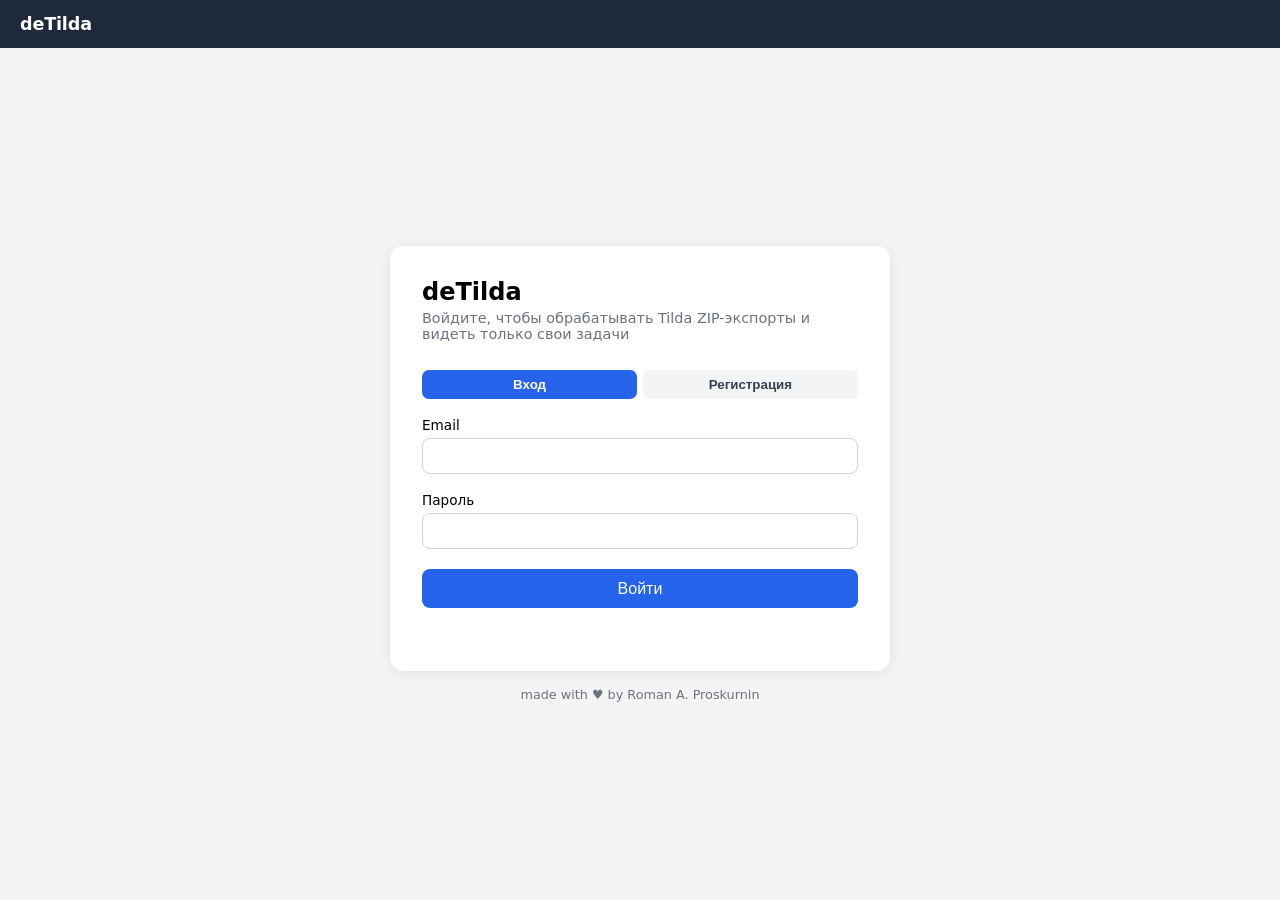
<file: web/static/index.html>
<!DOCTYPE html>
<html lang="ru">
<head>
<meta charset="UTF-8">
<meta name="viewport" content="width=device-width, initial-scale=1.0">
<title>deTilda</title>
<style>
  *, *::before, *::after { box-sizing: border-box; margin: 0; padding: 0; }
  body { font-family: system-ui, sans-serif; background: #f4f4f5; min-height: 100vh; display: flex; flex-direction: column; }

  /* App header */
  .app-header { background: #1e293b; color: #fff; height: 48px; padding: 0 1.25rem; display: flex; align-items: center; gap: 1rem; position: sticky; top: 0; z-index: 10; flex-shrink: 0; }
  .brand { font-size: 1.1rem; font-weight: 700; color: #fff; text-decoration: none; letter-spacing: -.01em; }
  .main-nav { display: flex; gap: .25rem; }
  .nav-btn { background: transparent; border: 0; color: rgba(255,255,255,.65); padding: .35rem .75rem; border-radius: 6px; font-size: .88rem; font-weight: 500; cursor: pointer; }
  .nav-btn.active { background: rgba(255,255,255,.15); color: #fff; }
  .nav-btn:not(.active):hover { background: rgba(255,255,255,.08); }
  .hdr-right { margin-left: auto; display: flex; align-items: center; gap: .75rem; }
  .version-btn { background: rgba(255,255,255,.1); border: 0; color: rgba(255,255,255,.7); padding: .25rem .55rem; border-radius: 5px; font-size: .78rem; cursor: pointer; font-weight: 500; }
  .version-btn:hover { background: rgba(255,255,255,.18); color: #fff; }
  .user-menu { position: relative; }
  .user-btn { background: rgba(255,255,255,.1); border: 0; color: #fff; padding: .3rem .65rem; border-radius: 6px; font-size: .84rem; cursor: pointer; display: flex; align-items: center; gap: .45rem; }
  .user-btn:hover { background: rgba(255,255,255,.18); }
  .role-badge { font-size: .67rem; font-weight: 700; padding: .1rem .35rem; border-radius: 4px; text-transform: uppercase; }
  .role-badge.role-admin { background: #f59e0b; color: #1e293b; }
  .role-badge.role-user { background: rgba(255,255,255,.15); color: rgba(255,255,255,.8); }
  .user-dropdown { position: absolute; top: calc(100% + .4rem); right: 0; background: #fff; border-radius: 8px; box-shadow: 0 8px 24px rgba(15,23,42,.18); min-width: 180px; border: 1px solid #e5e7eb; overflow: hidden; }
  .dd-item { display: block; width: 100%; padding: .6rem .9rem; font-size: .87rem; color: #374151; background: none; border: 0; cursor: pointer; text-decoration: none; text-align: left; }
  .dd-item:hover { background: #f3f4f6; }

  /* Main content area */
  .app-main { flex: 1; display: flex; flex-direction: column; align-items: center; justify-content: center; gap: 1rem; padding: 1.5rem 1rem; }

  .card { background: #fff; border-radius: 14px; box-shadow: 0 2px 16px rgba(0,0,0,.08); padding: 2rem; width: 100%; max-width: 500px; }
  .card.wide { max-width: 740px; }
  .title-row { display: flex; align-items: center; gap: .6rem; margin-bottom: .25rem; flex-wrap: wrap; }
  h1 { font-size: 1.5rem; margin: 0; }
  .sub { color: #6b7280; font-size: .9rem; margin-bottom: 1.75rem; }
  label { display: block; font-size: .85rem; font-weight: 500; margin-bottom: .3rem; margin-top: 1.1rem; }
  input[type=email], input[type=file], input[type=password], input[type=text] { width: 100%; padding: .55rem .75rem; border: 1px solid #d1d5db; border-radius: 8px; font-size: .95rem; }
  .btn-primary { margin-top: 1.25rem; width: 100%; padding: .65rem; background: #2563eb; color: #fff; border: none; border-radius: 8px; font-size: 1rem; cursor: pointer; font-weight: 500; }
  .btn-primary:disabled { background: #9ca3af; cursor: default; }
  .btn-success { display: none; width: 100%; padding: .65rem; background: #16a34a; color: #fff; border: none; border-radius: 8px; font-size: 1rem; cursor: pointer; font-weight: 500; text-align: center; text-decoration: none; margin-top: .75rem; }
  .btn-ghost { display: none; width: 100%; padding: .6rem; background: #f3f4f6; color: #374151; border: none; border-radius: 8px; font-size: .9rem; cursor: pointer; margin-top: .5rem; }
  .btn-inline { padding: .35rem .65rem; background: #f3f4f6; color: #374151; border: 0; border-radius: 7px; font-size: .82rem; cursor: pointer; }
  .auth-tabs { display: grid; grid-template-columns: 1fr 1fr; gap: .35rem; margin-bottom: 1rem; }
  .auth-tab { padding: .45rem; border: 0; border-radius: 7px; cursor: pointer; background: #f3f4f6; color: #374151; font-weight: 600; }
  .auth-tab.active { background: #2563eb; color: #fff; }
  .auth-msg { margin-top: .75rem; color: #dc2626; font-size: .85rem; min-height: 1.2rem; }
  .hint { color: #9ca3af; font-size: .78rem; margin-top: .3rem; }
  .input-action-row { display: grid; grid-template-columns: minmax(0, 1fr) auto; gap: .45rem; align-items: center; }
  .field-action { padding: .55rem .65rem; border: 1px solid #d1d5db; border-radius: 8px; background: #f8fafc; color: #2563eb; font-size: .86rem; font-weight: 650; cursor: pointer; white-space: nowrap; }
  .field-action:hover, .field-action:focus-visible { background: #eef2ff; border-color: #bfdbfe; outline: none; }
  .per-file-toggle { display: none; align-items: center; justify-content: space-between; gap: .85rem; margin-top: 1rem; padding: .7rem .8rem; background: #f8fafc; border: 1px solid #e5e7eb; border-radius: 8px; }
  .per-file-toggle-text { min-width: 0; }
  .per-file-toggle-title { color: #374151; font-size: .86rem; font-weight: 600; }
  .per-file-toggle-sub { color: #9ca3af; font-size: .76rem; margin-top: .12rem; }
  .switch { position: relative; width: 46px; height: 28px; flex-shrink: 0; }
  .switch input { position: absolute; opacity: 0; width: 1px; height: 1px; }
  .switch-slider { position: absolute; inset: 0; cursor: pointer; background: #d1d5db; border-radius: 999px; transition: background .18s ease; }
  .switch-slider::before { content: ""; position: absolute; width: 24px; height: 24px; left: 2px; top: 2px; background: #fff; border-radius: 50%; box-shadow: 0 1px 4px rgba(15,23,42,.24); transition: transform .18s ease; }
  .switch input:checked + .switch-slider { background: #22c55e; }
  .switch input:checked + .switch-slider::before { transform: translateX(18px); }
  .switch input:focus-visible + .switch-slider { outline: 2px solid #2563eb; outline-offset: 2px; }
  .per-file-settings { display: none; margin-top: .85rem; border: 1px solid #e5e7eb; border-radius: 8px; overflow: hidden; }
  .per-file-row { padding: .8rem; border-bottom: 1px solid #eef2f7; background: #fff; }
  .per-file-row:last-child { border-bottom: 0; }
  .per-file-name { color: #374151; font-size: .84rem; font-weight: 650; overflow: hidden; text-overflow: ellipsis; white-space: nowrap; }
  .per-file-grid { display: grid; grid-template-columns: 1fr; gap: .65rem; margin-top: .65rem; }
  .per-file-field label { margin-top: 0; font-size: .76rem; color: #6b7280; }
  [hidden] { display: none !important; }

  /* Status line */
  #status { margin-top: 1rem; font-size: .9rem; color: #374151; min-height: 1.4rem; display: flex; align-items: center; gap: .4rem; }
  #status.err { color: #dc2626; }
  .err-box { background: #fef2f2; border: 1px solid #fecaca; border-radius: 8px; padding: .75rem 1rem; margin-top: 1rem; }
  .err-box .err-msg { color: #dc2626; font-size: .9rem; font-weight: 500; }
  .err-box .err-hint { color: #6b7280; font-size: .82rem; margin-top: .3rem; }
  .spinner { width: 14px; height: 14px; border: 2px solid #d1d5db; border-top-color: #2563eb; border-radius: 50%; animation: spin .7s linear infinite; flex-shrink: 0; }
  @keyframes spin { to { transform: rotate(360deg); } }

  /* Stats block */
  #stats-block { display: none; margin-top: 1.25rem; border-top: 1px solid #f1f5f9; padding-top: 1rem; }
  .stats-title { font-size: .8rem; font-weight: 600; color: #6b7280; text-transform: uppercase; letter-spacing: .05em; margin-bottom: .65rem; }
  .stats-grid { display: grid; grid-template-columns: 1fr 1fr; gap: .4rem; }
  .stat-row { display: flex; justify-content: space-between; align-items: center; background: #f8fafc; border-radius: 7px; padding: .35rem .65rem; font-size: .85rem; }
  .stat-row.clickable { cursor: pointer; border: 1px solid transparent; }
  .stat-row.clickable:hover, .stat-row.clickable:focus-visible { background: #eef2ff; border-color: #c7d2fe; outline: none; }
  .stat-row .k { color: #6b7280; }
  .stat-row .v { font-weight: 600; color: #111; }
  .stat-row.warn .v { color: #d97706; }
  .stat-row.bad  .v { color: #dc2626; }
  .stat-time { margin-top: .5rem; font-size: .78rem; color: #9ca3af; text-align: right; }

  /* Details modal */
  .modal-backdrop { position: fixed; inset: 0; background: rgba(15, 23, 42, .42); display: flex; align-items: center; justify-content: center; padding: 1rem; z-index: 20; }
  .modal-backdrop[hidden] { display: none; }
  .modal { width: min(560px, 100%); max-height: min(680px, calc(100vh - 2rem)); overflow: hidden; background: #fff; border-radius: 12px; box-shadow: 0 20px 50px rgba(15, 23, 42, .25); display: flex; flex-direction: column; }
  .modal-head { display: flex; align-items: center; justify-content: space-between; gap: 1rem; padding: 1rem 1.1rem; border-bottom: 1px solid #e5e7eb; }
  .modal-title { font-size: 1rem; font-weight: 650; color: #111827; }
  .modal-close { width: 32px; height: 32px; border: 0; border-radius: 7px; background: #f3f4f6; color: #374151; font-size: 1.25rem; line-height: 1; cursor: pointer; }
  .modal-close:hover, .modal-close:focus-visible { background: #e5e7eb; outline: none; }
  .modal-body { overflow: auto; padding: 1rem 1.1rem; }
  .detail-list { display: grid; gap: .45rem; list-style: none; }
  .detail-list li { background: #f8fafc; border: 1px solid #eef2f7; border-radius: 7px; padding: .55rem .7rem; color: #374151; font-size: .86rem; line-height: 1.35; word-break: break-word; }

  /* Progress steps */
  #progress-block { display: none; margin-top: 1rem; border-top: 1px solid #f1f5f9; padding-top: .85rem; }
  .progress-title { font-size: .73rem; font-weight: 600; color: #9ca3af; text-transform: uppercase; letter-spacing: .06em; margin-bottom: .5rem; }
  .progress-steps { display: grid; grid-template-columns: 1fr 1fr; gap: .1rem 0; }
  .step-row { display: flex; align-items: center; gap: .4rem; padding: .18rem 0; font-size: .8rem; color: #c4c9d4; }
  .step-row.s-done   { color: #374151; }
  .step-row.s-active { color: #2563eb; }
  .step-icon { width: 13px; flex-shrink: 0; display: flex; align-items: center; justify-content: center; }
  .step-mini-spin { width: 9px; height: 9px; border: 1.5px solid #bfdbfe; border-top-color: #2563eb; border-radius: 50%; animation: spin .75s linear infinite; }
  .batch-list { display: none; margin-top: 1rem; border-top: 1px solid #f1f5f9; padding-top: .8rem; }
  .batch-row { display: grid; grid-template-columns: minmax(0, 1fr) auto; gap: .5rem; align-items: center; padding: .5rem 0; border-bottom: 1px solid #f8fafc; }
  .batch-row:last-child { border-bottom: 0; }
  .batch-name { min-width: 0; overflow: hidden; text-overflow: ellipsis; white-space: nowrap; font-size: .86rem; color: #374151; }
  .batch-state { font-size: .78rem; color: #6b7280; }
  .batch-link { color: #2563eb; text-decoration: none; font-size: .82rem; font-weight: 600; }
  .batch-link:hover { text-decoration: underline; }
  .link-btn { background: none; border: 0; padding: 0; cursor: pointer; font: inherit; }
  .site-footer { width: min(500px, 100%); color: #6b7280; font-size: .8rem; text-align: center; }

  /* History page */
  .h-header { display: flex; align-items: center; justify-content: space-between; margin-bottom: 1rem; }
  .h-title { font-size: 1rem; font-weight: 650; color: #111; }
  .btn-sm { padding: .3rem .7rem; background: #f3f4f6; color: #374151; border: 0; border-radius: 7px; font-size: .8rem; cursor: pointer; font-weight: 500; }
  .btn-sm:hover { background: #e5e7eb; }
  .h-wrap { overflow-x: auto; margin: 0 -2rem; padding: 0 2rem; }
  .h-table { width: 100%; border-collapse: collapse; font-size: .84rem; }
  .h-table th { text-align: left; padding: .45rem .6rem; color: #6b7280; font-size: .75rem; font-weight: 600; text-transform: uppercase; letter-spacing: .05em; border-bottom: 2px solid #e5e7eb; white-space: nowrap; }
  .h-table td { padding: .55rem .6rem; border-bottom: 1px solid #f1f5f9; vertical-align: top; }
  .h-table tbody tr:last-child td { border-bottom: 0; }
  .h-table tbody tr:hover td { background: #f8fafc; }
  .col-site { max-width: 200px; }
  .site-name { font-weight: 500; color: #111; overflow: hidden; text-overflow: ellipsis; white-space: nowrap; }
  .site-file { font-size: .75rem; color: #9ca3af; margin-top: .1rem; overflow: hidden; text-overflow: ellipsis; white-space: nowrap; }
  .site-err { font-size: .75rem; color: #dc2626; margin-top: .15rem; overflow: hidden; text-overflow: ellipsis; white-space: nowrap; max-width: 180px; }
  .col-date { white-space: nowrap; color: #6b7280; font-size: .8rem; }
  .col-actions { white-space: nowrap; }
  .action-links { display: flex; gap: .3rem; flex-wrap: wrap; }
  .action-link { padding: .22rem .5rem; border: 0; border-radius: 5px; background: #f3f4f6; color: #374151; font-size: .78rem; font-weight: 500; cursor: pointer; white-space: nowrap; }
  .action-link:hover { background: #e5e7eb; }
  .action-link.dl { background: #f0fdf4; color: #15803d; }
  .action-link.dl:hover { background: #dcfce7; }
  .badge { display: inline-flex; align-items: center; gap: .25rem; padding: .2rem .5rem; border-radius: 999px; font-size: .75rem; font-weight: 600; white-space: nowrap; }
  .badge-pending { background: #f3f4f6; color: #6b7280; }
  .badge-running { background: #eff6ff; color: #2563eb; }
  .badge-done    { background: #f0fdf4; color: #15803d; }
  .badge-error   { background: #fef2f2; color: #dc2626; }
  .badge-spin { display: inline-block; width: 8px; height: 8px; border: 1.5px solid currentColor; border-top-color: transparent; border-radius: 50%; animation: spin .7s linear infinite; opacity: .7; }
  .h-empty { text-align: center; color: #9ca3af; padding: 3rem 1rem; font-size: .9rem; }
</style>
</head>
<body>

<header class="app-header">
  <a class="brand" href="/app">deTilda</a>
  <nav class="main-nav" id="main-nav" hidden>
    <button class="nav-btn active" id="nav-process" type="button">Обработка</button>
    <button class="nav-btn" id="nav-history" type="button">История</button>
  </nav>
  <div class="hdr-right" id="hdr-right" hidden>
    <button class="version-btn" id="hdr-version" type="button">v__APP_VERSION__</button>
    <div class="user-menu">
      <button class="user-btn" id="user-menu-btn" type="button">
        <span id="hdr-email"></span>
        <span class="role-badge" id="hdr-role-badge"></span>
        <span>▾</span>
      </button>
      <div class="user-dropdown" id="user-dropdown" hidden>
        <a class="dd-item" id="dd-admin" href="/admin" target="_blank" hidden>Администрирование</a>
        <button class="dd-item" id="dd-logout" type="button">Выйти</button>
      </div>
    </div>
  </div>
</header>

<main class="app-main">

<div class="card" id="auth-card">
  <div class="title-row">
    <h1>deTilda</h1>
  </div>
  <p class="sub">Войдите, чтобы обрабатывать Tilda ZIP-экспорты и видеть только свои задачи</p>
  <div class="auth-tabs">
    <button id="login-tab" class="auth-tab active" type="button">Вход</button>
    <button id="register-tab" class="auth-tab" type="button">Регистрация</button>
  </div>
  <form id="auth-form">
    <label for="auth-email">Email</label>
    <input type="email" id="auth-email" autocomplete="email" required>
    <label for="auth-password">Пароль</label>
    <input type="password" id="auth-password" autocomplete="current-password" minlength="8" required>
    <button type="submit" class="btn-primary" id="auth-btn">Войти</button>
    <div id="auth-msg" class="auth-msg"></div>
  </form>
</div>

<div class="card" id="app-card" hidden>

  <!-- Processing page -->
  <div id="page-process">
    <p class="sub" style="margin-bottom:1.5rem">Обработка Tilda ZIP-экспорта для самостоятельного хостинга</p>

    <form id="form">
      <label for="file">ZIP-архив экспорта Tilda</label>
      <input type="file" id="file" name="file" accept=".zip" multiple required>
      <label for="email">Email для форм <span style="color:#9ca3af;font-weight:400">(необязательно)</span></label>
      <div class="input-action-row">
        <input type="email" id="email" name="email" placeholder="owner@example.com">
        <button class="field-action" id="email_info_btn" type="button">info@</button>
      </div>
      <label for="ga_measurement_id">Google Analytics Measurement ID <span style="color:#9ca3af;font-weight:400">(необязательно)</span></label>
      <input type="text" id="ga_measurement_id" name="ga_measurement_id" placeholder="G-ABC1234567" pattern="G-[A-Za-z0-9]+">
      <div class="hint">Если поле пустое, GA4 в итоговом сайте не включается.</div>
      <div id="per-file-toggle" class="per-file-toggle">
        <div class="per-file-toggle-text">
          <div class="per-file-toggle-title">Индивидуальные настройки файлов</div>
          <div class="per-file-toggle-sub">Отдельные email и Google Analytics для каждого сайта</div>
        </div>
        <label class="switch" for="per_file_enabled">
          <input type="checkbox" id="per_file_enabled">
          <span class="switch-slider"></span>
        </label>
      </div>
      <div id="per-file-settings" class="per-file-settings"></div>
      <button type="submit" class="btn-primary" id="btn">Обработать</button>
    </form>

    <div id="status"></div>
    <div id="batch-list" class="batch-list"></div>
    <div id="progress-block">
      <div class="progress-title">Шаги обработки</div>
      <div class="progress-steps" id="progress-steps"></div>
    </div>
    <div id="err-box" class="err-box" style="display:none">
      <div id="err-msg" class="err-msg"></div>
      <div id="err-hint" class="err-hint"></div>
    </div>

    <div id="stats-block">
      <div class="stats-title">Результат обработки</div>
      <div class="stats-grid" id="stats-grid"></div>
      <div class="stat-time" id="stat-time"></div>
    </div>

    <a id="download" class="btn-success" href="#">Скачать результат</a>
    <button id="btn-again" class="btn-ghost">Обработать ещё</button>
  </div>

  <!-- History page -->
  <div id="page-history" hidden>
    <div class="h-header">
      <span class="h-title">История задач</span>
      <button class="btn-sm" id="refresh-history" type="button">Обновить</button>
    </div>
    <div class="h-wrap">
      <table class="h-table">
        <thead>
          <tr>
            <th>Сайт</th>
            <th>Статус</th>
            <th>Создана</th>
            <th>Действия</th>
          </tr>
        </thead>
        <tbody id="history-body">
          <tr><td colspan="4" class="h-empty">—</td></tr>
        </tbody>
      </table>
    </div>
  </div>
</div>

<footer class="site-footer">made with &hearts; by Roman A. Proskurnin</footer>

</main>

<div id="details-modal" class="modal-backdrop" hidden>
  <div class="modal" role="dialog" aria-modal="true" aria-labelledby="details-title">
    <div class="modal-head">
      <div id="details-title" class="modal-title"></div>
      <button id="details-close" class="modal-close" type="button" aria-label="Закрыть">×</button>
    </div>
    <div class="modal-body">
      <ul id="details-list" class="detail-list"></ul>
    </div>
  </div>
</div>

<script>
const AUTH_KEY = 'detildaUserAuth';
let authToken = localStorage.getItem(AUTH_KEY) || '';
let currentUser = null;
let authMode = 'login';

const authCard     = document.getElementById('auth-card');
const appCard      = document.getElementById('app-card');
const authForm     = document.getElementById('auth-form');
const authBtn      = document.getElementById('auth-btn');
const authMsg      = document.getElementById('auth-msg');
const loginTab     = document.getElementById('login-tab');
const registerTab  = document.getElementById('register-tab');

// Header elements
const mainNav      = document.getElementById('main-nav');
const hdrRight     = document.getElementById('hdr-right');
const hdrVersion   = document.getElementById('hdr-version');
const hdrEmail     = document.getElementById('hdr-email');
const hdrRoleBadge = document.getElementById('hdr-role-badge');
const userMenuBtn  = document.getElementById('user-menu-btn');
const userDropdown = document.getElementById('user-dropdown');
const ddAdmin      = document.getElementById('dd-admin');
const ddLogout     = document.getElementById('dd-logout');
const navProcess   = document.getElementById('nav-process');
const navHistory   = document.getElementById('nav-history');

const pageProcess    = document.getElementById('page-process');
const pageHistory    = document.getElementById('page-history');
const historyBody    = document.getElementById('history-body');
const refreshHistory = document.getElementById('refresh-history');

const form              = document.getElementById('form');
const fileInput         = document.getElementById('file');
const commonEmailInput  = document.getElementById('email');
const commonEmailInfoBtn = document.getElementById('email_info_btn');
const commonGaInput     = document.getElementById('ga_measurement_id');
const perFileToggle     = document.getElementById('per-file-toggle');
const perFileEnabled    = document.getElementById('per_file_enabled');
const perFileSettings   = document.getElementById('per-file-settings');
const btn               = document.getElementById('btn');
const statusEl          = document.getElementById('status');
const downloadEl        = document.getElementById('download');
const btnAgain          = document.getElementById('btn-again');
const statsBlock        = document.getElementById('stats-block');
const statsGrid         = document.getElementById('stats-grid');
const statTime          = document.getElementById('stat-time');
const errBox            = document.getElementById('err-box');
const errMsg            = document.getElementById('err-msg');
const errHint           = document.getElementById('err-hint');
const batchList         = document.getElementById('batch-list');
const progressBlock     = document.getElementById('progress-block');
const detailsModal      = document.getElementById('details-modal');
const detailsTitle      = document.getElementById('details-title');
const detailsList       = document.getElementById('details-list');
const detailsClose      = document.getElementById('details-close');

let currentStats = null;
let currentDownloadJobId = null;

function authHeaders(extra = {}) {
  return authToken ? { ...extra, Authorization: `Bearer ${authToken}` } : extra;
}

/* ── Auth ─────────────────────────────────────────────── */

function setAuthMode(mode) {
  authMode = mode;
  loginTab.classList.toggle('active', mode === 'login');
  registerTab.classList.toggle('active', mode === 'register');
  authBtn.textContent = mode === 'login' ? 'Войти' : 'Зарегистрироваться';
  document.getElementById('auth-password').autocomplete = mode === 'login' ? 'current-password' : 'new-password';
  authMsg.textContent = '';
}

function showAuth() {
  authCard.hidden = false;
  appCard.hidden = true;
  mainNav.hidden = true;
  hdrRight.hidden = true;
}

function showApp(user) {
  currentUser = user;
  authCard.hidden = true;
  appCard.hidden = false;

  // Populate header
  hdrEmail.textContent = user.email || '';
  hdrRoleBadge.textContent = user.role === 'admin' ? 'admin' : 'user';
  hdrRoleBadge.className = `role-badge role-${user.role === 'admin' ? 'admin' : 'user'}`;
  ddAdmin.hidden = user.role !== 'admin';
  mainNav.hidden = false;
  hdrRight.hidden = false;

  switchPage('process');
}

async function initAuth() {
  if (!authToken) { showAuth(); return; }
  const r = await fetch('/api/me', { headers: authHeaders() }).catch(() => null);
  if (!r || !r.ok) {
    localStorage.removeItem(AUTH_KEY);
    authToken = '';
    showAuth();
    return;
  }
  const d = await r.json();
  showApp(d.user);
}

loginTab.addEventListener('click', () => setAuthMode('login'));
registerTab.addEventListener('click', () => setAuthMode('register'));

authForm.addEventListener('submit', async event => {
  event.preventDefault();
  authMsg.textContent = '';
  authBtn.disabled = true;
  const payload = {
    email: document.getElementById('auth-email').value.trim(),
    password: document.getElementById('auth-password').value,
  };
  const endpoint = authMode === 'login' ? '/api/auth/login' : '/api/auth/register';
  let r;
  try {
    r = await fetch(endpoint, {
      method: 'POST',
      headers: { 'Content-Type': 'application/json' },
      body: JSON.stringify(payload),
    });
  } catch {
    authMsg.textContent = 'Ошибка сети';
    authBtn.disabled = false;
    return;
  }
  const d = await r.json().catch(() => ({}));
  authBtn.disabled = false;
  if (!r.ok) { authMsg.textContent = d.detail || 'Не удалось войти'; return; }
  authToken = d.token;
  localStorage.setItem(AUTH_KEY, authToken);
  showApp(d.user);
});

async function doLogout() {
  await fetch('/api/auth/logout', { method: 'POST', headers: authHeaders() }).catch(() => null);
  localStorage.removeItem(AUTH_KEY);
  authToken = '';
  currentUser = null;
  userDropdown.hidden = true;
  showAuth();
}

ddLogout.addEventListener('click', doLogout);

/* ── Header dropdown ──────────────────────────────────── */

userMenuBtn.addEventListener('click', event => {
  event.stopPropagation();
  userDropdown.hidden = !userDropdown.hidden;
});

document.addEventListener('click', () => { userDropdown.hidden = true; });
userDropdown.addEventListener('click', event => event.stopPropagation());

hdrVersion.addEventListener('click', () => { window.open('/changelog', '_blank'); });

/* ── Page navigation ──────────────────────────────────── */

function switchPage(page) {
  const isHistory = page === 'history';
  pageProcess.hidden = isHistory;
  pageHistory.hidden = !isHistory;
  navProcess.classList.toggle('active', !isHistory);
  navHistory.classList.toggle('active', isHistory);
  appCard.classList.toggle('wide', isHistory);
  if (isHistory) loadHistory();
}

navProcess.addEventListener('click', () => switchPage('process'));
navHistory.addEventListener('click', () => switchPage('history'));
refreshHistory.addEventListener('click', loadHistory);

/* ── Helpers ──────────────────────────────────────────── */

function escapeHtml(value) {
  return String(value).replace(/[&<>"']/g, ch => ({
    '&': '&amp;', '<': '&lt;', '>': '&gt;', '"': '&quot;', "'": '&#39;',
  }[ch]));
}

function statusLabel(s) {
  return { pending: 'ожидание', running: 'обработка', done: 'готово', error: 'ошибка' }[s] || s || 'ожидание';
}

function formatDate(iso) {
  if (!iso) return '—';
  try {
    return new Date(iso).toLocaleString('ru-RU', {
      day: '2-digit', month: '2-digit', year: 'numeric',
      hour: '2-digit', minute: '2-digit',
    });
  } catch { return iso; }
}

const STEPS = [
  { id: 'assets',          label: 'Ассеты' },
  { id: 'page404',         label: 'Страница 404' },
  { id: 'cleaners',        label: 'Очистка' },
  { id: 'forms',           label: 'Обработчик форм' },
  { id: 'inject',          label: 'Скрипты форм' },
  { id: 'font_substitute', label: 'Замена шрифтов' },
  { id: 'fonts',           label: 'Google Fonts' },
  { id: 'refs',            label: 'Ссылки' },
  { id: 'cdn_localizer',   label: 'Локализация CDN' },
  { id: 'cdn_cleanup',     label: 'Очистка CDN' },
  { id: 'images',          label: 'Изображения' },
  { id: 'script_cleaner',  label: 'Tilda-скрипты' },
  { id: 'forms_check',     label: 'Проверка форм' },
  { id: 'zero-form-smoke', label: 'Zero-form smoke' },
  { id: 'html_prettify',   label: 'HTML-форматирование' },
  { id: 'checker',         label: 'Проверка ссылок' },
  { id: 'tilda-remnants',  label: 'Остатки Tilda' },
  { id: 'report',          label: 'Отчёт' },
];

function renderProgress(completedSteps) {
  const done = new Set(completedSteps || []);
  let activeIdx = STEPS.findIndex(s => !done.has(s.id));
  document.getElementById('progress-steps').innerHTML = STEPS.map((s, i) => {
    const isDone = done.has(s.id);
    const isActive = i === activeIdx;
    const cls = isDone ? 's-done' : (isActive ? 's-active' : '');
    const icon = isDone
      ? '<span style="color:#16a34a;font-size:.75rem">✓</span>'
      : (isActive ? '<span class="step-mini-spin"></span>' : '<span style="color:#e5e7eb;font-size:.9rem">·</span>');
    return `<div class="step-row ${cls}"><span class="step-icon">${icon}</span><span>${s.label}</span></div>`;
  }).join('');
}

function setStatus(text, spinning, isErr) {
  statusEl.className = isErr ? 'err' : '';
  statusEl.innerHTML = spinning ? `<span class="spinner"></span>${text}` : text;
}

/* ── Per-file settings ────────────────────────────────── */

function selectedFiles() { return Array.from(fileInput.files || []); }

function domainFromZipName(filename) {
  return String(filename || '').replace(/\.zip$/i, '').trim();
}

function infoEmailForFile(file) {
  const domain = domainFromZipName(file?.name || '');
  return domain ? `info@${domain}` : '';
}

function fillCommonInfoEmail() {
  const email = infoEmailForFile(selectedFiles()[0]);
  if (email) commonEmailInput.value = email;
}

function renderPerFileSettings() {
  const files = selectedFiles();
  const showToggle = files.length > 1;
  perFileToggle.style.display = showToggle ? 'flex' : 'none';
  if (!showToggle) perFileEnabled.checked = false;
  if (!showToggle || !perFileEnabled.checked) {
    perFileSettings.style.display = 'none';
    perFileSettings.innerHTML = '';
    return;
  }
  const commonEmail = commonEmailInput.value.trim();
  const commonGa = commonGaInput.value.trim().toUpperCase();
  perFileSettings.innerHTML = files.map((file, index) => `
    <div class="per-file-row">
      <div class="per-file-name">${escapeHtml(file.name || `Файл ${index + 1}`)}</div>
      <div class="per-file-grid">
        <div class="per-file-field">
          <label for="email_per_file_${index}">Email для форм</label>
          <div class="input-action-row">
            <input type="email" id="email_per_file_${index}" name="email_per_file" placeholder="owner@example.com" value="${escapeHtml(commonEmail)}">
            <button class="field-action" type="button" data-info-email-index="${index}">info@</button>
          </div>
        </div>
        <div class="per-file-field">
          <label for="ga_per_file_${index}">Google Analytics Measurement ID</label>
          <input type="text" id="ga_per_file_${index}" name="ga_measurement_id_per_file" placeholder="G-ABC1234567" pattern="G-[A-Za-z0-9]+" value="${escapeHtml(commonGa)}">
        </div>
      </div>
    </div>`).join('');
  perFileSettings.querySelectorAll('[data-info-email-index]').forEach(action => {
    action.addEventListener('click', () => {
      const index = Number(action.dataset.infoEmailIndex);
      const input = document.getElementById(`email_per_file_${index}`);
      const email = infoEmailForFile(files[index]);
      if (input && email) input.value = email;
    });
  });
  perFileSettings.style.display = 'block';
}

fileInput.addEventListener('change', renderPerFileSettings);
perFileEnabled.addEventListener('change', renderPerFileSettings);
commonEmailInfoBtn.addEventListener('click', fillCommonInfoEmail);

/* ── Form submit & polling ────────────────────────────── */

form.addEventListener('submit', async e => {
  e.preventDefault();
  btn.disabled = true;
  downloadEl.style.display = 'none';
  btnAgain.style.display = 'none';
  batchList.style.display = 'none';
  batchList.innerHTML = '';
  statsBlock.style.display = 'none';
  errBox.style.display = 'none';
  setStatus('Загрузка файла…', true, false);

  const fd = new FormData(form);
  let resp;
  try {
    resp = await fetch('/api/jobs', { method: 'POST', body: fd, headers: authHeaders() });
  } catch {
    setStatus('Ошибка сети', false, true);
    btn.disabled = false;
    return;
  }

  if (!resp.ok) {
    const d = await resp.json().catch(() => ({}));
    setStatus(d.detail || `Ошибка ${resp.status}`, false, true);
    btn.disabled = false;
    return;
  }

  const body = await resp.json();
  const jobs = body.jobs || [{ job_id: body.job_id, filename: fileInput.files[0]?.name || 'archive.zip' }];
  if (jobs.length > 1) {
    setStatus(`Поставлено в обработку: ${jobs.length}`, true, false);
    batchList.style.display = 'block';
    jobs.forEach(job => {
      const row = document.createElement('div');
      row.className = 'batch-row';
      row.id = `job-row-${job.job_id}`;
      row.innerHTML = `
        <div>
          <div class="batch-name">${escapeHtml(job.filename || job.job_id)}</div>
          <div class="batch-state">ожидание</div>
        </div>
        <div></div>`;
      batchList.appendChild(row);
      poll(job.job_id, { row, batch: true });
    });
  } else {
    poll(jobs[0].job_id, { batch: false });
  }
});

async function poll(jobId, opts = {}) {
  const isBatch = Boolean(opts.batch);
  const row = opts.row || null;
  if (!isBatch) {
    setStatus('Обработка сайта…', true, false);
    progressBlock.style.display = 'block';
    renderProgress([]);
  }
  const interval = setInterval(async () => {
    let data;
    try {
      const r = await fetch(`/api/jobs/${jobId}`, { headers: authHeaders() });
      data = await r.json();
    } catch { return; }

    if (data.progress && !isBatch) renderProgress(data.progress);
    if (row) {
      const state = row.querySelector('.batch-state');
      if (state) {
        state.textContent = statusLabel(data.status);
        state.dataset.status = data.status || '';
      }
    }

    if (data.status === 'done') {
      clearInterval(interval);
      if (isBatch && row) {
        const state = row.querySelector('.batch-state');
        state.textContent = 'готово';
        state.dataset.status = 'done';
        row.lastElementChild.innerHTML = `<button class="link-btn batch-link" type="button" data-download-job="${jobId}">скачать</button>`;
        row.lastElementChild.querySelector('button').addEventListener('click', () => downloadJob(jobId));
        loadHistory();
        finishBatchIfDone();
      } else {
        setStatus('', false, false);
        progressBlock.style.display = 'none';
        showStats(data.stats);
        currentDownloadJobId = jobId;
        downloadEl.href = '#';
        downloadEl.style.display = 'block';
        btnAgain.style.display = 'block';
        btn.disabled = false;
        loadHistory();
      }
    } else if (data.status === 'error') {
      clearInterval(interval);
      if (isBatch && row) {
        const state = row.querySelector('.batch-state');
        state.textContent = jobErrorText(data);
        state.dataset.status = 'error';
        state.style.color = '#dc2626';
        finishBatchIfDone();
      } else {
        progressBlock.style.display = 'none';
        showError(data.error, data.error_code);
        btnAgain.style.display = 'block';
        btn.disabled = false;
      }
    }
  }, 2000);
}

function finishBatchIfDone() {
  const states = [...batchList.querySelectorAll('.batch-state')].map(el => el.dataset.status || el.textContent);
  const done = states.every(text => text === 'done' || text === 'готово' || text === 'error' || text.includes('ошибка'));
  if (!done) return;
  setStatus('', false, false);
  btnAgain.style.display = 'block';
  btn.disabled = false;
}

/* ── Downloads ────────────────────────────────────────── */

async function downloadJob(jobId) {
  const r = await fetch(`/api/jobs/${jobId}/download`, { headers: authHeaders() });
  if (!r.ok) { setStatus('Не удалось скачать результат', false, true); return; }
  const blob = await r.blob();
  const disposition = r.headers.get('content-disposition') || '';
  const match = disposition.match(/filename="([^"]+)"/);
  const filename = match ? match[1] : `detilda_${jobId.slice(0, 8)}.zip`;
  triggerDownload(blob, filename);
}

async function downloadJobReport(jobId) {
  const r = await fetch(`/api/jobs/${jobId}/report`, { headers: authHeaders() });
  if (!r.ok) { setStatus('Не удалось скачать отчёт', false, true); return; }
  const blob = await r.blob();
  const disposition = r.headers.get('content-disposition') || '';
  const match = disposition.match(/filename="([^"]+)"/);
  const filename = match ? match[1] : `detilda_${jobId.slice(0, 8)}_processing_report.json`;
  triggerDownload(blob, filename);
}

function triggerDownload(blob, filename) {
  const url = URL.createObjectURL(blob);
  const a = document.createElement('a');
  a.href = url;
  a.download = filename;
  document.body.appendChild(a);
  a.click();
  a.remove();
  URL.revokeObjectURL(url);
}

downloadEl.addEventListener('click', event => {
  event.preventDefault();
  if (currentDownloadJobId) downloadJob(currentDownloadJobId);
});

/* ── Error display ────────────────────────────────────── */

const ERROR_HINTS = {
  invalid_zip:          'Скачайте архив заново через Tilda: Настройки сайта → Экспорт → Скачать.',
  empty_archive:        'Убедитесь что экспортировали полный сайт, а не отдельную страницу.',
  unpack_failed:        'Проверьте что загружен ZIP-экспорт Tilda, а не другой архив.',
  pipeline_error:       'Попробуйте загрузить архив снова. Если ошибка повторяется — обратитесь в поддержку.',
  zero_form_smoke_failed: 'Архив не выдан, потому что zero-block runtime выглядит некорректным.',
  unknown:              'Попробуйте позже или обратитесь в поддержку.',
};

function showError(msg, code) {
  errMsg.textContent  = msg || 'Произошла ошибка при обработке.';
  errHint.textContent = ERROR_HINTS[code] || ERROR_HINTS.unknown;
  errBox.style.display = 'block';
}

function jobErrorText(job) {
  const message = job?.error || 'Ошибка обработки.';
  const hint = ERROR_HINTS[job?.error_code] || '';
  return hint ? `${message} ${hint}` : message;
}

/* ── Stats ────────────────────────────────────────────── */

function showStats(s) {
  if (!s) return;
  currentStats = s;
  const rows = [
    { key: 'renamed_assets', k: 'Переименовано файлов', v: s.renamed_assets,  cls: '' },
    { key: 'fixed_links',    k: 'Исправлено ссылок',    v: s.fixed_links,     cls: '' },
    { key: 'downloaded',     k: 'Загружено с CDN',      v: s.downloaded,      cls: '' },
    { key: 'forms_hooked',   k: 'Форм подключено',      v: s.forms_hooked,    cls: '' },
    { key: 'validation',     k: 'Валидация архива',     v: s.validation_warnings || 0, cls: (s.validation_warnings || 0) > 0 ? 'warn' : '' },
    { key: 'warnings',       k: 'Предупреждений',       v: s.warnings,        cls: s.warnings  > 0 ? 'warn' : '' },
    { key: 'errors',         k: 'Ошибок',               v: s.errors,          cls: s.errors    > 0 ? 'bad'  : '' },
  ];
  statsGrid.innerHTML = rows.map(r => `
    <div class="stat-row clickable ${r.cls}" role="button" tabindex="0" data-detail-key="${r.key}" aria-label="${r.k}: открыть детали">
      <span class="k">${r.k}</span>
      <span class="v">${r.v}</span>
    </div>`).join('');
  statsGrid.querySelectorAll('.stat-row').forEach(row => {
    row.addEventListener('click', () => openDetails(row.dataset.detailKey));
    row.addEventListener('keydown', event => {
      if (event.key === 'Enter' || event.key === ' ') {
        event.preventDefault();
        openDetails(row.dataset.detailKey);
      }
    });
  });
  if (s.exec_time) statTime.textContent = `Время обработки: ${s.exec_time} сек`;
  statsBlock.style.display = 'block';
}

/* ── Details modal ────────────────────────────────────── */

function openDetails(key) {
  const detail = currentStats?.details?.[key] || {};
  const items = Array.isArray(detail.items) && detail.items.length
    ? detail.items
    : ['Подробной информации для этого поля нет.'];
  detailsTitle.textContent = detail.title || 'Детали';
  detailsList.innerHTML = '';
  items.forEach(item => {
    const li = document.createElement('li');
    li.textContent = String(item);
    detailsList.appendChild(li);
  });
  detailsModal.hidden = false;
  detailsClose.focus();
}

function addDetailItems(title, values) {
  detailsList.appendChild(detailHeader(title));
  values.forEach(value => detailsList.appendChild(detailItem(value)));
}

function detailHeader(text) {
  const li = document.createElement('li');
  li.style.background = '#eef2ff';
  li.style.borderColor = '#c7d2fe';
  li.style.color = '#1e3a8a';
  li.style.fontWeight = '650';
  li.textContent = text;
  return li;
}

function detailItem(value) {
  const li = document.createElement('li');
  li.textContent = String(value);
  return li;
}

function currentPipelineStep(job) {
  const done = new Set(job?.progress || []);
  const active = STEPS.find(step => !done.has(step.id));
  return active ? active.label : 'Завершено';
}

function statsDetailItems(job, key, fallback) {
  const detail = job?.stats?.details?.[key];
  if (detail && Array.isArray(detail.items) && detail.items.length) return detail.items;
  return fallback;
}

function renderJobDetails(job) {
  const title = job.domain || job.id?.slice(0, 8) || 'Задача';
  detailsTitle.textContent = `Детали: ${title}`;
  detailsList.innerHTML = '';
  addDetailItems('Сводка', [
    `ID: ${job.id}`,
    `Статус: ${statusLabel(job.status)}`,
    `Текущий этап: ${currentPipelineStep(job)}`,
    `Создана: ${job.created_at || 'нет данных'}`,
    `Завершена: ${job.finished_at || 'нет данных'}`,
  ]);
  if (job.error || job.error_code) {
    addDetailItems('Ошибка', [
      `Код: ${job.error_code || 'unknown'}`,
      jobErrorText(job),
    ]);
  }
  const validationItems = job.validation_details?.items || job.stats?.details?.validation?.items || [];
  addDetailItems('Валидация архива', validationItems.length ? validationItems : ['Деталей валидации нет.']);
  const progressItems = (job.progress || []).map(stepId => {
    const step = STEPS.find(item => item.id === stepId);
    return step ? step.label : stepId;
  });
  addDetailItems('Этапы pipeline', progressItems.length ? progressItems : ['Pipeline еще не начал выполняться.']);
  addDetailItems('Предупреждения', statsDetailItems(job, 'warnings', ['Предупреждений нет.']));
  addDetailItems('Ошибки', statsDetailItems(job, 'errors', ['Ошибок нет.']));
  detailsModal.hidden = false;
  detailsClose.focus();
}

async function openJobDetails(jobId) {
  detailsTitle.textContent = 'Детали задачи';
  detailsList.innerHTML = '';
  detailsList.appendChild(detailItem('Загрузка деталей…'));
  detailsModal.hidden = false;
  detailsClose.focus();
  const r = await fetch(`/api/jobs/${jobId}`, { headers: authHeaders() }).catch(() => null);
  if (!r || !r.ok) {
    detailsList.innerHTML = '';
    detailsList.appendChild(detailItem('Не удалось загрузить детали задачи.'));
    return;
  }
  renderJobDetails(await r.json());
}

function closeDetails() { detailsModal.hidden = true; }

detailsClose.addEventListener('click', closeDetails);
detailsModal.addEventListener('click', event => { if (event.target === detailsModal) closeDetails(); });
document.addEventListener('keydown', event => {
  if (event.key === 'Escape' && !detailsModal.hidden) closeDetails();
});

/* ── Обработать ещё ───────────────────────────────────── */

btnAgain.addEventListener('click', () => {
  form.reset();
  renderPerFileSettings();
  currentStats = null;
  currentDownloadJobId = null;
  closeDetails();
  batchList.style.display = 'none';
  batchList.innerHTML = '';
  statsBlock.style.display = 'none';
  errBox.style.display = 'none';
  progressBlock.style.display = 'none';
  downloadEl.style.display = 'none';
  btnAgain.style.display = 'none';
  setStatus('', false, false);
});

/* ── History page ─────────────────────────────────────── */

async function loadHistory() {
  if (!authToken) return;
  historyBody.innerHTML = '<tr><td colspan="4" class="h-empty">Загрузка…</td></tr>';
  const r = await fetch('/api/jobs', { headers: authHeaders() }).catch(() => null);
  if (!r || !r.ok) {
    historyBody.innerHTML = '<tr><td colspan="4" class="h-empty">Не удалось загрузить историю.</td></tr>';
    return;
  }
  const d = await r.json();
  const items = d.items || [];
  if (!items.length) {
    historyBody.innerHTML = '<tr><td colspan="4" class="h-empty">Задач пока нет.</td></tr>';
    return;
  }
  historyBody.innerHTML = items.map(job => {
    const domain = job.domain || job.id.slice(0, 8);
    const showFile = job.filename && job.filename.replace(/\.zip$/i, '') !== domain;
    const dlBtn = job.status === 'done'
      ? `<button class="action-link dl" type="button" data-download-job="${job.id}">скачать</button>`
      : '';
    const badgeIcon = job.status === 'running' ? '<span class="badge-spin"></span>' : '';
    const errLine = job.status === 'error' && job.error
      ? `<div class="site-err" title="${escapeHtml(job.error)}">${escapeHtml(job.error.length > 55 ? job.error.slice(0, 55) + '…' : job.error)}</div>`
      : '';
    return `<tr>
      <td class="col-site">
        <div class="site-name" title="${escapeHtml(domain)}">${escapeHtml(domain)}</div>
        ${showFile ? `<div class="site-file">${escapeHtml(job.filename)}</div>` : ''}
        ${errLine}
      </td>
      <td><span class="badge badge-${escapeHtml(job.status || 'pending')}">${badgeIcon}${statusLabel(job.status)}</span></td>
      <td class="col-date">${escapeHtml(formatDate(job.created_at))}</td>
      <td class="col-actions">
        <div class="action-links">
          ${dlBtn}
          <button class="action-link" type="button" data-job-details="${job.id}">детали</button>
          <button class="action-link" type="button" data-job-report="${job.id}">отчёт</button>
        </div>
      </td>
    </tr>`;
  }).join('');

  historyBody.querySelectorAll('[data-download-job]').forEach(b => {
    b.addEventListener('click', () => downloadJob(b.dataset.downloadJob));
  });
  historyBody.querySelectorAll('[data-job-details]').forEach(b => {
    b.addEventListener('click', () => openJobDetails(b.dataset.jobDetails));
  });
  historyBody.querySelectorAll('[data-job-report]').forEach(b => {
    b.addEventListener('click', () => downloadJobReport(b.dataset.jobReport));
  });
}

/* ── Boot ─────────────────────────────────────────────── */

initAuth();
</script>
</body>
</html>
</file>
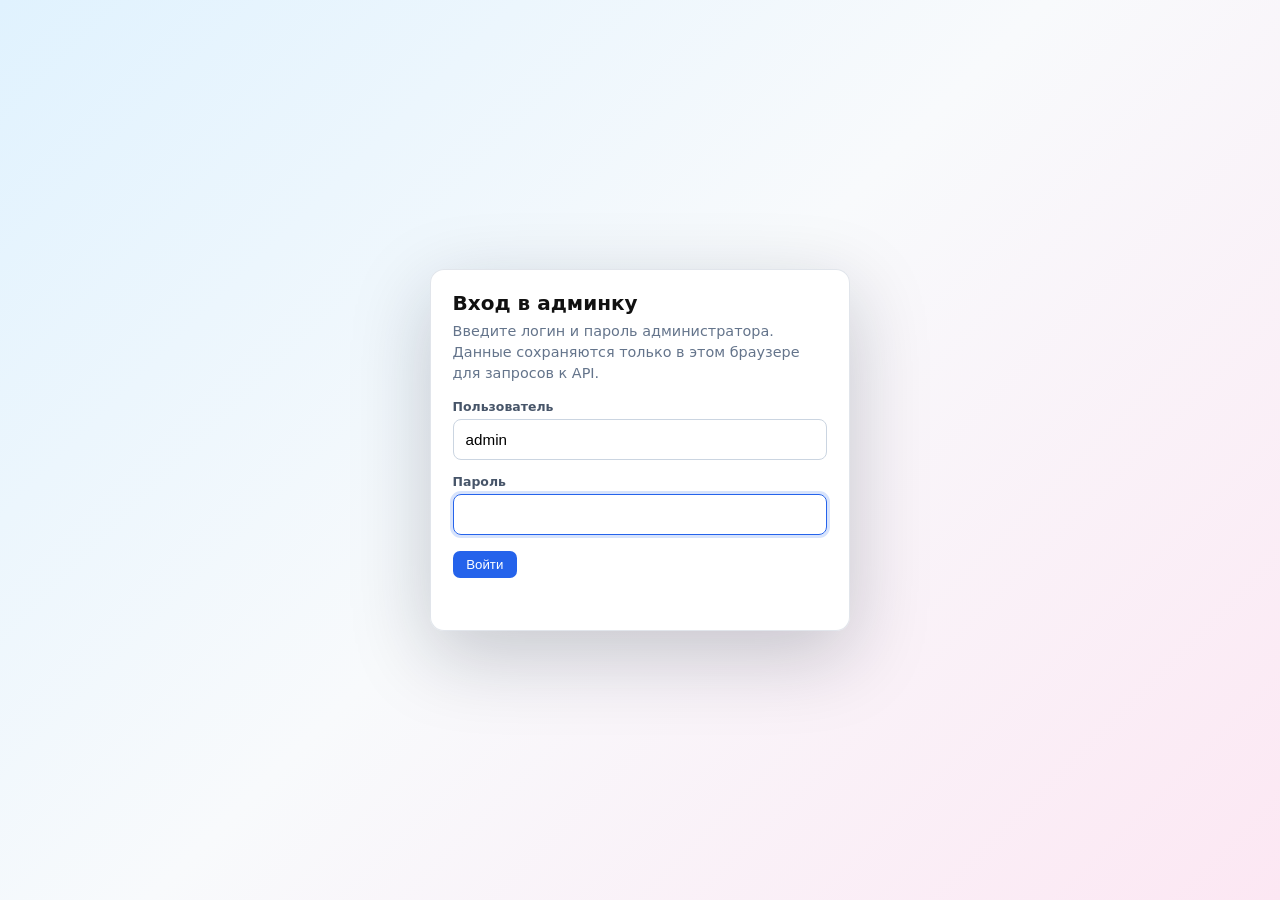
<file: web/static/admin.html>
<!DOCTYPE html>
<html lang="ru">
<head>
<meta charset="UTF-8">
<meta name="viewport" content="width=device-width, initial-scale=1.0">
<title>deTilda — Admin</title>
<style>
  *, *::before, *::after { box-sizing: border-box; margin: 0; padding: 0; }
  body { font-family: system-ui, sans-serif; background: #f4f4f5; color: #111; }
  header { background: #1e293b; color: #fff; padding: .75rem 1.5rem; display: flex; align-items: center; gap: 1rem; }
  header h1 { font-size: 1.1rem; }
  .badge { background: #f59e0b; color: #1e293b; font-size: .7rem; font-weight: 700; padding: .15rem .45rem; border-radius: 4px; letter-spacing: .05em; }
  main { max-width: 1100px; margin: 1.5rem auto; padding: 0 1rem; }
  .grid { display: grid; grid-template-columns: repeat(auto-fit, minmax(160px, 1fr)); gap: .75rem; margin-bottom: 1.5rem; }
  .stat { background: #fff; border-radius: 10px; padding: 1rem 1.25rem; box-shadow: 0 1px 4px rgba(0,0,0,.07); }
  .stat .val { font-size: 1.8rem; font-weight: 700; }
  .stat .lbl { font-size: .8rem; color: #6b7280; margin-top: .15rem; }
  .card { background: #fff; border-radius: 10px; box-shadow: 0 1px 4px rgba(0,0,0,.07); margin-bottom: 1.25rem; overflow: hidden; }
  .card-head { padding: .75rem 1.25rem; border-bottom: 1px solid #f1f5f9; display: flex; align-items: center; justify-content: space-between; gap: .5rem; flex-wrap: wrap; }
  .card-head h2 { font-size: .95rem; font-weight: 600; }
  .card-head .actions { display: flex; align-items: center; gap: .5rem; flex-wrap: wrap; }
  table { width: 100%; border-collapse: collapse; font-size: .85rem; }
  th { text-align: left; padding: .55rem 1rem; background: #f8fafc; color: #6b7280; font-weight: 500; border-bottom: 1px solid #e2e8f0; }
  td { padding: .55rem 1rem; border-bottom: 1px solid #f1f5f9; vertical-align: top; }
  tr:last-child td { border-bottom: none; }
  .status { display: inline-block; padding: .2rem .55rem; border-radius: 999px; font-size: .75rem; font-weight: 600; }
  .s-pending { background: #fef3c7; color: #92400e; }
  .s-running { background: #dbeafe; color: #1e40af; }
  .s-done    { background: #dcfce7; color: #166534; }
  .s-error   { background: #fee2e2; color: #991b1b; }
  .mono { font-family: monospace; font-size: .8rem; color: #374151; }
  .err-text { color: #dc2626; font-size: .8rem; max-width: 260px; word-break: break-word; }
  button { cursor: pointer; border: none; border-radius: 7px; padding: .4rem .85rem; font-size: .83rem; font-weight: 500; }
  .btn-primary  { background: #2563eb; color: #fff; }
  .btn-primary:hover { background: #1d4ed8; }
  .btn-danger   { background: #fee2e2; color: #991b1b; }
  .btn-danger:hover { background: #fecaca; }
  .btn-ghost    { background: #eff6ff; color: #1d4ed8; }
  .btn-ghost:hover { background: #dbeafe; }
  .msg { font-size: .8rem; }
  .msg-ok  { color: #166534; }
  .msg-err { color: #dc2626; }
  .table-wrap { overflow-x: auto; }
  .link-btn { background: none; color: #2563eb; padding: 0; border-radius: 0; font-size: .8rem; font-weight: 500; }
  .link-btn:hover { color: #1d4ed8; text-decoration: underline; }
  .link-btn:disabled { color: #9ca3af; cursor: default; text-decoration: none; }
  .domain-link { color: #2563eb; font-size: .82rem; font-weight: 500; text-decoration: none; }
  .domain-link:hover { color: #1d4ed8; text-decoration: underline; }
  .pager { display: flex; align-items: center; justify-content: flex-end; gap: .5rem; padding: .7rem 1rem; border-top: 1px solid #f1f5f9; color: #6b7280; font-size: .82rem; flex-wrap: wrap; }
  .pager button { padding: .32rem .65rem; background: #f3f4f6; color: #374151; }
  .pager button:disabled { color: #9ca3af; cursor: default; }
  .pager select { border: 1px solid #d1d5db; border-radius: 6px; padding: .28rem .45rem; background: #fff; color: #374151; }
  .modal-backdrop { position: fixed; inset: 0; background: rgba(15, 23, 42, .48); display: flex; align-items: center; justify-content: center; padding: 1rem; z-index: 20; }
  .modal-backdrop[hidden] { display: none; }
  .modal { width: min(900px, 100%); max-height: min(760px, calc(100vh - 2rem)); overflow: hidden; background: #fff; border-radius: 10px; box-shadow: 0 20px 50px rgba(15, 23, 42, .25); display: flex; flex-direction: column; }
  .modal-head { display: flex; align-items: center; justify-content: space-between; gap: 1rem; padding: .9rem 1rem; border-bottom: 1px solid #e5e7eb; }
  .modal-title { font-size: .95rem; font-weight: 650; }
  .modal-close { width: 32px; height: 32px; padding: 0; background: #f3f4f6; color: #374151; font-size: 1.25rem; line-height: 1; }
  .modal-body { overflow: auto; padding: 1rem; background: #0f172a; }
  .log-view { white-space: pre-wrap; color: #dbeafe; font: 12px/1.45 ui-monospace, SFMono-Regular, Menlo, Consolas, monospace; }
  /* Config form */
  .cfg-grid { display: grid; grid-template-columns: repeat(auto-fit, minmax(210px, 1fr)); gap: .6rem; padding: 1rem 1.25rem; }
  .cfg-item { background: #f8fafc; border-radius: 8px; padding: .65rem .9rem; }
  .cfg-item label { display: block; font-size: .75rem; color: #6b7280; margin-bottom: .3rem; }
  .cfg-item input, .cfg-item textarea { width: 100%; border: 1px solid #d1d5db; border-radius: 6px; padding: .35rem .55rem; font-size: .95rem; font-weight: 600; background: #fff; }
  .cfg-item textarea { min-height: 118px; resize: vertical; font: 13px/1.45 ui-monospace, SFMono-Regular, Menlo, Consolas, monospace; }
  .cfg-item input:focus, .cfg-item textarea:focus { outline: 2px solid #2563eb; border-color: transparent; }
  #last-refresh { font-size: .75rem; opacity: .6; margin-left: auto; }
  .err-banner { background: #fee2e2; color: #991b1b; padding: .6rem 1rem; font-size: .85rem; border-radius: 8px; margin-bottom: .75rem; display: none; }
  .auth-screen { position: fixed; inset: 0; z-index: 50; display: flex; align-items: center; justify-content: center; padding: 1rem; background: linear-gradient(135deg, #e0f2fe 0%, #f8fafc 48%, #fce7f3 100%); }
  .auth-screen[hidden] { display: none; }
  .auth-card { width: min(420px, 100%); background: rgba(255,255,255,.96); border: 1px solid rgba(148,163,184,.28); border-radius: 14px; box-shadow: 0 24px 80px rgba(15,23,42,.22); padding: 1.35rem; }
  .auth-card h2 { font-size: 1.25rem; margin-bottom: .35rem; }
  .auth-card p { color: #64748b; font-size: .9rem; line-height: 1.45; margin-bottom: 1rem; }
  .auth-field { margin-bottom: .85rem; }
  .auth-field label { display: block; color: #475569; font-size: .78rem; font-weight: 600; margin-bottom: .32rem; }
  .auth-field input { width: 100%; border: 1px solid #cbd5e1; border-radius: 8px; padding: .68rem .75rem; font-size: .95rem; background: #fff; }
  .auth-field input:focus { outline: 3px solid rgba(37,99,235,.18); border-color: #2563eb; }
  .auth-actions { display: flex; align-items: center; gap: .75rem; margin-top: 1rem; }
  .auth-error { color: #dc2626; font-size: .82rem; min-height: 1.2rem; margin-top: .7rem; }
  .settings-grid { display: grid; grid-template-columns: repeat(auto-fit, minmax(260px, 1fr)); gap: .8rem; padding: 1rem 1.25rem; }
  .settings-item { background: #f8fafc; border-radius: 8px; padding: .8rem .9rem; }
  .settings-item h3 { font-size: .9rem; margin-bottom: .7rem; }
  .settings-item label { display: block; font-size: .75rem; color: #6b7280; margin-bottom: .25rem; }
  .settings-item input { width: 100%; border: 1px solid #d1d5db; border-radius: 6px; padding: .42rem .55rem; margin-bottom: .55rem; background: #fff; }
  .header-btn { margin-left: 0; background: rgba(255,255,255,.12); color: #fff; border: 1px solid rgba(255,255,255,.16); }
  .header-btn:hover { background: rgba(255,255,255,.2); }
  .collapse-toggle { background: #f3f4f6; color: #374151; border: 1px solid #e5e7eb; min-width: 118px; }
  .collapse-toggle:hover { background: #e5e7eb; }
  [hidden] { display: none !important; }
  .role-select { border: 1px solid #d1d5db; border-radius: 6px; padding: .22rem .4rem; font-size: .8rem; background: #fff; color: #374151; cursor: pointer; }
  .btn-xs { padding: .22rem .5rem; font-size: .78rem; border-radius: 5px; }
  .user-form-grid { display: grid; grid-template-columns: 1fr 1fr; gap: .6rem; padding: 1rem 1.25rem; }
  .user-form-field { display: flex; flex-direction: column; gap: .28rem; }
  .user-form-field label { font-size: .75rem; color: #6b7280; font-weight: 500; }
  .user-form-field input, .user-form-field select { border: 1px solid #d1d5db; border-radius: 6px; padding: .42rem .55rem; font-size: .9rem; background: #fff; }
  .user-form-actions { padding: .6rem 1.25rem 1rem; display: flex; align-items: center; gap: .6rem; border-top: 1px solid #f1f5f9; }
  .modal-form { display: grid; gap: .7rem; padding: 1rem; background: #fff; }
  .modal-form label { font-size: .78rem; color: #6b7280; font-weight: 500; display: block; margin-bottom: .2rem; }
  .modal-form input, .modal-form select { width: 100%; border: 1px solid #d1d5db; border-radius: 7px; padding: .5rem .65rem; font-size: .92rem; background: #fff; }
  .modal-form input:focus, .modal-form select:focus { outline: 2px solid #2563eb; border-color: transparent; }
  .modal-form-actions { display: flex; align-items: center; gap: .6rem; padding-top: .25rem; }
  .modal-err { font-size: .8rem; color: #dc2626; min-height: 1.1rem; }
</style>
</head>
<body>
<script>
window._ADMIN_USER = __ADMIN_USER_JSON__;
</script>

<div id="auth-screen" class="auth-screen" hidden>
  <form id="auth-form" class="auth-card">
    <h2>Вход в админку</h2>
    <p>Введите логин и пароль администратора. Данные сохраняются только в этом браузере для запросов к API.</p>
    <div class="auth-field">
      <label for="auth-user">Пользователь</label>
      <input id="auth-user" name="username" autocomplete="username" required>
    </div>
    <div class="auth-field">
      <label for="auth-pass">Пароль</label>
      <input id="auth-pass" name="password" type="password" autocomplete="current-password" required>
    </div>
    <div class="auth-actions">
      <button class="btn-primary" type="submit">Войти</button>
    </div>
    <div id="auth-error" class="auth-error"></div>
  </form>
</div>

<header>
  <h1>deTilda Admin</h1>
  <span class="badge">ADMIN</span>
  <span id="version" style="font-size:.8rem"></span>
  <span id="last-refresh"></span>
  <button class="header-btn" id="btn-logout" type="button">Выйти</button>
</header>

<main>
  <div id="err-banner" class="err-banner"></div>

  <div class="grid">
    <div class="stat"><div class="val" id="s-total">—</div><div class="lbl">Всего задач</div></div>
    <div class="stat"><div class="val" id="s-active">—</div><div class="lbl">В обработке</div></div>
    <div class="stat"><div class="val" id="s-done">—</div><div class="lbl">Завершено</div></div>
    <div class="stat"><div class="val" id="s-error">—</div><div class="lbl">С ошибкой</div></div>
  </div>

  <!-- Config -->
  <div class="card">
    <div class="card-head">
      <h2>Конфигурация</h2>
      <div class="actions">
        <button class="btn-primary" id="btn-save">Сохранить</button>
        <span id="save-msg" class="msg"></span>
      </div>
    </div>
    <form id="cfg-form" class="cfg-grid" onsubmit="return false"></form>
  </div>

  <!-- Security -->
  <div class="card">
    <div class="card-head">
      <h2>Безопасность</h2>
      <div class="actions">
        <span id="password-msg" class="msg"></span>
        <button id="security-toggle" class="collapse-toggle" type="button" aria-expanded="false" aria-controls="security-panel">Показать</button>
      </div>
    </div>
    <div id="security-panel" class="settings-grid" hidden>
      <form id="password-form" class="settings-item" onsubmit="return false">
        <h3>Смена пароля администратора</h3>
        <label for="current-password">Текущий пароль</label>
        <input id="current-password" type="password" autocomplete="current-password">
        <label for="new-password">Новый пароль</label>
        <input id="new-password" type="password" autocomplete="new-password" minlength="8">
        <label for="repeat-password">Повторите новый пароль</label>
        <input id="repeat-password" type="password" autocomplete="new-password" minlength="8">
        <button class="btn-primary" id="btn-password" type="submit">Сменить пароль</button>
      </form>
    </div>
  </div>

  <!-- Users -->
  <div class="card">
    <div class="card-head">
      <h2>Пользователи <span id="users-count" style="font-size:.8rem;color:#6b7280;font-weight:400"></span></h2>
      <div class="actions">
        <button class="btn-primary" id="btn-create-user" type="button">Создать</button>
        <button class="btn-ghost" id="btn-refresh-users" type="button">Обновить</button>
        <span id="users-msg" class="msg"></span>
      </div>
    </div>
    <div class="table-wrap">
      <table>
        <thead><tr><th>Email</th><th>Роль</th><th>Задач</th><th>Сессий</th><th>Зарегистрирован</th><th>Действия</th></tr></thead>
        <tbody id="users-body"></tbody>
      </table>
    </div>
  </div>

  <!-- Jobs -->
  <div class="card">
    <div class="card-head">
      <h2>Задачи</h2>
      <div class="actions">
        <button class="btn-danger" id="btn-cleanup">Очистить истёкшие</button>
        <span id="cleanup-msg" class="msg"></span>
        <button class="btn-ghost" id="btn-refresh">Обновить</button>
      </div>
    </div>
    <div class="table-wrap">
      <table>
        <thead><tr><th>ID</th><th>Домен</th><th>Статус</th><th>Создана</th><th>Длительность</th><th>Логи</th><th>Детали</th></tr></thead>
        <tbody id="jobs-body"></tbody>
      </table>
    </div>
    <div class="pager">
      <span id="jobs-range">—</span>
      <button id="jobs-prev" type="button">Назад</button>
      <span id="jobs-page">—</span>
      <button id="jobs-next" type="button">Вперёд</button>
      <label for="jobs-page-size">На странице</label>
      <select id="jobs-page-size">
        <option value="10">10</option>
        <option value="20" selected>20</option>
        <option value="50">50</option>
        <option value="100">100</option>
      </select>
    </div>
  </div>
</main>

<div id="create-user-modal" class="modal-backdrop" hidden>
  <div class="modal" style="max-width:440px" role="dialog" aria-modal="true" aria-labelledby="cu-modal-title">
    <div class="modal-head">
      <div id="cu-modal-title" class="modal-title">Создать пользователя</div>
      <button id="cu-modal-close" class="modal-close" type="button" aria-label="Закрыть">×</button>
    </div>
    <div class="modal-body" style="background:#fff">
      <form id="create-user-form" class="modal-form" onsubmit="return false">
        <div>
          <label for="cu-email">Email</label>
          <input id="cu-email" type="email" autocomplete="off" placeholder="user@example.com" required>
        </div>
        <div>
          <label for="cu-password">Пароль (минимум 8 символов)</label>
          <input id="cu-password" type="password" autocomplete="new-password" minlength="8" required>
        </div>
        <div>
          <label for="cu-role">Роль</label>
          <select id="cu-role">
            <option value="user">user — обычный пользователь</option>
            <option value="admin">admin — администратор</option>
          </select>
        </div>
        <div class="modal-form-actions">
          <button class="btn-primary" id="cu-submit" type="submit">Создать</button>
          <span id="cu-msg" class="modal-err"></span>
        </div>
      </form>
    </div>
  </div>
</div>

<div id="reset-pw-modal" class="modal-backdrop" hidden>
  <div class="modal" style="max-width:400px" role="dialog" aria-modal="true" aria-labelledby="rp-modal-title">
    <div class="modal-head">
      <div id="rp-modal-title" class="modal-title">Сброс пароля</div>
      <button id="rp-modal-close" class="modal-close" type="button" aria-label="Закрыть">×</button>
    </div>
    <div class="modal-body" style="background:#fff">
      <form id="reset-pw-form" class="modal-form" onsubmit="return false">
        <div>
          <label>Пользователь</label>
          <input id="rp-email-display" type="text" readonly style="background:#f8fafc;color:#6b7280">
        </div>
        <div>
          <label for="rp-password">Новый пароль (минимум 8 символов)</label>
          <input id="rp-password" type="password" autocomplete="new-password" minlength="8" required>
        </div>
        <div class="modal-form-actions">
          <button class="btn-primary" id="rp-submit" type="submit">Сохранить</button>
          <span id="rp-msg" class="modal-err"></span>
        </div>
      </form>
    </div>
  </div>
</div>

<div id="log-modal" class="modal-backdrop" hidden>
  <div class="modal" role="dialog" aria-modal="true" aria-labelledby="log-title">
    <div class="modal-head">
      <div id="log-title" class="modal-title">Лог операции</div>
      <button id="log-close" class="modal-close" type="button" aria-label="Закрыть">×</button>
    </div>
    <div class="modal-body">
      <pre id="log-content" class="log-view"></pre>
    </div>
  </div>
</div>

<script>
const AUTH_KEY = 'detildaAdminAuth';
window._AUTH = localStorage.getItem(AUTH_KEY) || '';

function makeToken(username, password) {
  return 'Basic ' + btoa(unescape(encodeURIComponent(`${username}:${password}`)));
}

function showLogin(message = '') {
  document.getElementById('auth-error').textContent = message;
  document.getElementById('auth-screen').hidden = false;
  document.getElementById('auth-user').value = window._ADMIN_USER || 'admin';
  document.getElementById('auth-pass').value = '';
  setTimeout(() => document.getElementById('auth-pass').focus(), 0);
}

function hideLogin() {
  document.getElementById('auth-screen').hidden = true;
  document.getElementById('auth-error').textContent = '';
}

function saveAuth(username, password) {
  window._AUTH = makeToken(username, password);
  localStorage.setItem(AUTH_KEY, window._AUTH);
}

function clearAuth() {
  window._AUTH = '';
  localStorage.removeItem(AUTH_KEY);
}

function authFetch(url, opts = {}) {
  const headers = { ...(opts.headers || {}) };
  if (window._AUTH) headers.Authorization = window._AUTH;
  return fetch(url, {
    ...opts,
    headers,
  });
}

function escapeHtml(value) {
  return String(value).replace(/[&<>"']/g, ch => ({
    '&': '&amp;',
    '<': '&lt;',
    '>': '&gt;',
    '"': '&quot;',
    "'": '&#39;',
  }[ch]));
}

const CFG_FIELDS = [
  { key: 'max_upload_size_mb',      label: 'Макс. размер загрузки (МБ)', type: 'number' },
  { key: 'processing_timeout_sec',  label: 'Таймаут обработки (сек)', type: 'number' },
  { key: 'max_concurrent_jobs',     label: 'Одновременных задач', type: 'number' },
  { key: 'job_ttl_minutes',         label: 'TTL задач (мин)', type: 'number' },
  { key: 'log_ttl_days',            label: 'Хранить логи (дней)', type: 'number' },
  { key: 'rate_limit_per_minute',   label: 'Rate limit (req/мин)', type: 'number' },
  { key: 'required_archive_files',  label: 'Обязательные файлы архива', type: 'list' },
];

function statusClass(s) {
  return { pending: 's-pending', running: 's-running', done: 's-done', error: 's-error' }[s] || '';
}
function statusLabel(s) {
  return { pending: 'ожидание', running: 'выполняется', done: 'готово', error: 'ошибка' }[s] || s;
}
function fmt(iso) {
  return iso ? new Date(iso).toLocaleString('ru-RU') : '—';
}
function fmtDuration(seconds) {
  if (seconds === null || seconds === undefined) return '—';
  const total = Math.max(0, Math.floor(Number(seconds) || 0));
  const hours = Math.floor(total / 3600);
  const minutes = Math.floor((total % 3600) / 60);
  const secs = total % 60;
  if (hours) return `${hours} ч ${minutes} мин`;
  if (minutes) return `${minutes} мин ${secs} сек`;
  return `${secs} сек`;
}
function showMsg(id, text, cls) {
  const el = document.getElementById(id);
  el.textContent = text;
  el.className = 'msg ' + cls;
  setTimeout(() => { el.textContent = ''; el.className = 'msg'; }, 4000);
}

let jobsPage = 1;
let jobsPageSize = 20;
let jobsPages = 1;
let jobsTotal = 0;

function renderConfig(cfg) {
  document.getElementById('cfg-form').innerHTML = CFG_FIELDS.map(f => `
    <div class="cfg-item">
      <label for="cfg-${f.key}">${f.label}</label>
      ${f.type === 'list'
        ? `<textarea id="cfg-${f.key}" spellcheck="false">${escapeHtml((cfg[f.key] || []).join('\n'))}</textarea>`
        : `<input id="cfg-${f.key}" type="number" min="1" value="${escapeHtml(cfg[f.key] ?? '')}">`}
    </div>`).join('');
}

async function loadStats() {
  const r = await authFetch('/admin/api/stats');
  if (r.status === 401) { clearAuth(); showLogin('Неверный логин или пароль'); return; }
  if (!r.ok) { showError('Ошибка загрузки статистики: ' + r.status); return; }
  const d = await r.json();
  document.getElementById('version').textContent = 'v' + d.version;
  document.getElementById('s-total').textContent  = d.total_jobs;
  document.getElementById('s-active').textContent = (d.by_status.running || 0) + (d.by_status.pending || 0);
  document.getElementById('s-done').textContent   = d.by_status.done  || 0;
  document.getElementById('s-error').textContent  = d.by_status.error || 0;
  renderConfig(d.config);
}

async function loadJobs() {
  const r = await authFetch(`/admin/api/jobs?page=${jobsPage}&page_size=${jobsPageSize}`);
  if (r.status === 401) { clearAuth(); showLogin('Неверный логин или пароль'); return; }
  if (!r.ok) return;
  const data = await r.json();
  const jobs = data.items || [];
  jobsPage = data.page || 1;
  jobsPageSize = data.page_size || jobsPageSize;
  jobsPages = data.pages || 1;
  jobsTotal = data.total || 0;
  const tbody = document.getElementById('jobs-body');
  if (!jobs.length) {
    tbody.innerHTML = '<tr><td colspan="7" style="text-align:center;color:#9ca3af;padding:1.5rem">Нет задач</td></tr>';
    renderJobsPager();
    return;
  }
  tbody.innerHTML = jobs.map(j => `
    <tr>
      <td class="mono">${j.id.slice(0, 8)}…</td>
      <td>${j.domain && j.domain_url
        ? `<a class="domain-link" href="${escapeHtml(j.domain_url)}" target="_blank" rel="noopener noreferrer">${escapeHtml(j.domain)}</a>`
        : '<span style="color:#9ca3af;font-size:.8rem">—</span>'}</td>
      <td><span class="status ${statusClass(j.status)}">${statusLabel(j.status)}</span></td>
      <td>${fmt(j.created_at)}</td>
      <td>${fmtDuration(j.duration_sec)}</td>
      <td>${j.log_available
        ? `<button class="link-btn" type="button" data-log-id="${j.id}">открыть</button>`
        : '<span style="color:#9ca3af;font-size:.8rem">нет</span>'}</td>
      <td>${j.status === 'error'
        ? `<span class="err-text" title="${(j.error_detail||'').replace(/"/g,'&quot;')}">${j.error || '—'}</span>`
        : j.status === 'done'
          ? (j.result_available
              ? `<a href="/api/jobs/${j.id}/download" style="color:#2563eb;font-size:.8rem">скачать</a>`
              : '<span style="color:#9ca3af;font-size:.8rem">файл удалён</span>')
          : '—'}</td>
    </tr>`).join('');
  tbody.querySelectorAll('[data-log-id]').forEach(btn => {
    btn.addEventListener('click', () => openLog(btn.dataset.logId));
  });
  renderJobsPager();
}

function renderJobsPager() {
  const start = jobsTotal === 0 ? 0 : (jobsPage - 1) * jobsPageSize + 1;
  const end = Math.min(jobsPage * jobsPageSize, jobsTotal);
  document.getElementById('jobs-range').textContent = jobsTotal ? `${start}–${end} из ${jobsTotal}` : '0 задач';
  document.getElementById('jobs-page').textContent = `${jobsPage} / ${jobsPages}`;
  document.getElementById('jobs-prev').disabled = jobsPage <= 1;
  document.getElementById('jobs-next').disabled = jobsPage >= jobsPages;
  document.getElementById('jobs-page-size').value = String(jobsPageSize);
}

async function openLog(jobId) {
  const modal = document.getElementById('log-modal');
  const title = document.getElementById('log-title');
  const content = document.getElementById('log-content');
  title.textContent = `Лог операции ${jobId.slice(0, 8)}…`;
  content.textContent = 'Загрузка…';
  modal.hidden = false;
  document.getElementById('log-close').focus();

  const r = await authFetch(`/admin/api/jobs/${jobId}/log`);
  if (!r.ok) {
    const err = await r.json().catch(() => ({}));
    content.textContent = err.detail || `Ошибка загрузки лога: ${r.status}`;
    return;
  }
  const d = await r.json();
  title.textContent = d.filename || title.textContent;
  content.textContent = d.log || '';
}

function closeLog() {
  document.getElementById('log-modal').hidden = true;
}

function showError(msg) {
  const b = document.getElementById('err-banner');
  b.textContent = msg;
  b.style.display = 'block';
  setTimeout(() => { b.style.display = 'none'; }, 6000);
}

document.getElementById('auth-form').addEventListener('submit', async event => {
  event.preventDefault();
  const username = document.getElementById('auth-user').value.trim();
  const password = document.getElementById('auth-pass').value;
  saveAuth(username, password);
  const r = await authFetch('/admin/api/stats');
  if (r.status === 401) {
    clearAuth();
    showLogin('Неверный логин или пароль');
    return;
  }
  if (!r.ok) {
    clearAuth();
    showLogin('Не удалось войти: ' + r.status);
    return;
  }
  hideLogin();
  await refreshAll();
});

document.getElementById('btn-logout').addEventListener('click', () => {
  clearAuth();
  showLogin();
});

document.getElementById('btn-refresh').addEventListener('click', refreshAll);
document.getElementById('security-toggle').addEventListener('click', () => {
  const panel = document.getElementById('security-panel');
  const toggle = document.getElementById('security-toggle');
  panel.hidden = !panel.hidden;
  toggle.setAttribute('aria-expanded', String(!panel.hidden));
  toggle.textContent = panel.hidden ? 'Показать' : 'Скрыть';
});
document.getElementById('jobs-prev').addEventListener('click', async () => {
  if (jobsPage > 1) {
    jobsPage -= 1;
    await loadJobs();
  }
});
document.getElementById('jobs-next').addEventListener('click', async () => {
  if (jobsPage < jobsPages) {
    jobsPage += 1;
    await loadJobs();
  }
});
document.getElementById('jobs-page-size').addEventListener('change', async event => {
  jobsPageSize = parseInt(event.target.value, 10);
  jobsPage = 1;
  await loadJobs();
});
document.getElementById('log-close').addEventListener('click', closeLog);
document.getElementById('log-modal').addEventListener('click', event => {
  if (event.target.id === 'log-modal') closeLog();
});
document.addEventListener('keydown', event => {
  if (event.key === 'Escape' && !document.getElementById('log-modal').hidden) closeLog();
});

document.getElementById('btn-save').addEventListener('click', async () => {
  const body = {};
  CFG_FIELDS.forEach(f => {
    const el = document.getElementById('cfg-' + f.key);
    if (!el) return;
    if (f.type === 'list') {
      body[f.key] = el.value.split('\n').map(v => v.trim()).filter(Boolean);
    } else if (el.value) {
      body[f.key] = parseInt(el.value, 10);
    }
  });
  const r = await authFetch('/admin/api/config', {
    method: 'PATCH',
    headers: { 'Content-Type': 'application/json' },
    body: JSON.stringify(body),
  });
  if (r.ok) {
    renderConfig(await r.json());
    showMsg('save-msg', 'Сохранено ✓', 'msg-ok');
  } else {
    const err = await r.json().catch(() => ({}));
    showMsg('save-msg', err.detail || 'Ошибка', 'msg-err');
  }
});

document.getElementById('password-form').addEventListener('submit', async () => {
  const currentPassword = document.getElementById('current-password').value;
  const newPassword = document.getElementById('new-password').value;
  const repeatPassword = document.getElementById('repeat-password').value;
  if (newPassword !== repeatPassword) {
    showMsg('password-msg', 'Новые пароли не совпадают', 'msg-err');
    return;
  }
  const r = await authFetch('/admin/api/password', {
    method: 'POST',
    headers: { 'Content-Type': 'application/json' },
    body: JSON.stringify({ current_password: currentPassword, new_password: newPassword }),
  });
  const d = await r.json().catch(() => ({}));
  if (!r.ok) {
    showMsg('password-msg', d.detail || 'Ошибка смены пароля', 'msg-err');
    return;
  }
  saveAuth(d.username || window._ADMIN_USER || 'admin', newPassword);
  document.getElementById('password-form').reset();
  showMsg('password-msg', d.persisted ? 'Пароль изменён и сохранён' : 'Пароль изменён до перезапуска', 'msg-ok');
});

document.getElementById('btn-cleanup').addEventListener('click', async () => {
  const r = await authFetch('/admin/api/cleanup', { method: 'POST' });
  const d = await r.json();
  showMsg('cleanup-msg', `Задач: ${d.removed_jobs}, логов: ${d.removed_logs}`, 'msg-ok');
  await refresh();
});

/* ── Users ─────────────────────────────────────────────── */

let _rpUserId = null;

async function loadUsers() {
  const r = await authFetch('/admin/api/users');
  if (r.status === 401) { clearAuth(); showLogin('Неверный логин или пароль'); return; }
  if (!r.ok) return;
  const data = await r.json();
  const users = data.items || [];
  document.getElementById('users-count').textContent = `(${users.length})`;
  const tbody = document.getElementById('users-body');
  if (!users.length) {
    tbody.innerHTML = '<tr><td colspan="6" style="text-align:center;color:#9ca3af;padding:1.5rem">Нет пользователей</td></tr>';
    return;
  }
  tbody.innerHTML = users.map(u => `
    <tr data-user-id="${escapeHtml(u.id)}">
      <td style="font-size:.84rem">${escapeHtml(u.email)}</td>
      <td>
        <select class="role-select" data-role-for="${escapeHtml(u.id)}">
          <option value="user"${u.role === 'user' ? ' selected' : ''}>user</option>
          <option value="admin"${u.role === 'admin' ? ' selected' : ''}>admin</option>
        </select>
        <button class="btn-ghost btn-xs" style="margin-left:.3rem" data-save-role="${escapeHtml(u.id)}" title="Сохранить роль">✓</button>
      </td>
      <td style="color:#6b7280;font-size:.82rem">${u.job_count}</td>
      <td style="color:#6b7280;font-size:.82rem">${u.session_count}</td>
      <td style="color:#6b7280;font-size:.8rem;white-space:nowrap">${fmt(u.created_at)}</td>
      <td style="white-space:nowrap">
        <button class="btn-ghost btn-xs" data-revoke-sessions="${escapeHtml(u.id)}" title="Разлогинить на всех устройствах">Выйти везде</button>
        <button class="btn-ghost btn-xs" style="margin-left:.3rem" data-reset-pw="${escapeHtml(u.id)}" data-reset-pw-email="${escapeHtml(u.email)}" title="Сбросить пароль">Пароль</button>
        <button class="btn-danger btn-xs" style="margin-left:.3rem" data-delete-user="${escapeHtml(u.id)}" data-delete-email="${escapeHtml(u.email)}" title="Удалить пользователя">Удалить</button>
      </td>
    </tr>`).join('');

  tbody.querySelectorAll('[data-save-role]').forEach(btn => {
    btn.addEventListener('click', async () => {
      const userId = btn.dataset.saveRole;
      const sel = tbody.querySelector(`[data-role-for="${userId}"]`);
      const role = sel ? sel.value : 'user';
      const r = await authFetch(`/admin/api/users/${userId}/role`, {
        method: 'PATCH',
        headers: { 'Content-Type': 'application/json' },
        body: JSON.stringify({ role }),
      });
      if (r.ok) {
        showMsg('users-msg', `Роль обновлена`, 'msg-ok');
      } else {
        const d = await r.json().catch(() => ({}));
        showMsg('users-msg', d.detail || 'Ошибка', 'msg-err');
      }
    });
  });

  tbody.querySelectorAll('[data-revoke-sessions]').forEach(btn => {
    btn.addEventListener('click', async () => {
      const userId = btn.dataset.revokeSessions;
      const r = await authFetch(`/admin/api/users/${userId}/revoke-sessions`, { method: 'POST' });
      const d = await r.json().catch(() => ({}));
      if (r.ok) {
        showMsg('users-msg', `Сессий отозвано: ${d.revoked}`, 'msg-ok');
        await loadUsers();
      } else {
        showMsg('users-msg', d.detail || 'Ошибка', 'msg-err');
      }
    });
  });

  tbody.querySelectorAll('[data-reset-pw]').forEach(btn => {
    btn.addEventListener('click', () => {
      _rpUserId = btn.dataset.resetPw;
      document.getElementById('rp-email-display').value = btn.dataset.resetPwEmail || '';
      document.getElementById('rp-password').value = '';
      document.getElementById('rp-msg').textContent = '';
      document.getElementById('reset-pw-modal').hidden = false;
      document.getElementById('rp-password').focus();
    });
  });

  tbody.querySelectorAll('[data-delete-user]').forEach(btn => {
    btn.addEventListener('click', async () => {
      const email = btn.dataset.deleteEmail || btn.dataset.deleteUser;
      if (!confirm(`Удалить пользователя ${email}?\n\nВсе сессии будут отозваны. Задачи останутся в базе.`)) return;
      const r = await authFetch(`/admin/api/users/${btn.dataset.deleteUser}`, { method: 'DELETE' });
      const d = await r.json().catch(() => ({}));
      if (r.ok) {
        showMsg('users-msg', `Пользователь удалён`, 'msg-ok');
        await loadUsers();
      } else {
        showMsg('users-msg', d.detail || 'Ошибка', 'msg-err');
      }
    });
  });
}

// Create user modal
document.getElementById('btn-create-user').addEventListener('click', () => {
  document.getElementById('cu-email').value = '';
  document.getElementById('cu-password').value = '';
  document.getElementById('cu-role').value = 'user';
  document.getElementById('cu-msg').textContent = '';
  document.getElementById('create-user-modal').hidden = false;
  document.getElementById('cu-email').focus();
});

function closeCreateUserModal() {
  document.getElementById('create-user-modal').hidden = true;
}
document.getElementById('cu-modal-close').addEventListener('click', closeCreateUserModal);
document.getElementById('create-user-modal').addEventListener('click', e => {
  if (e.target.id === 'create-user-modal') closeCreateUserModal();
});

document.getElementById('create-user-form').addEventListener('submit', async () => {
  const email = document.getElementById('cu-email').value.trim();
  const password = document.getElementById('cu-password').value;
  const role = document.getElementById('cu-role').value;
  const submit = document.getElementById('cu-submit');
  submit.disabled = true;
  const r = await authFetch('/admin/api/users', {
    method: 'POST',
    headers: { 'Content-Type': 'application/json' },
    body: JSON.stringify({ email, password, role }),
  });
  const d = await r.json().catch(() => ({}));
  submit.disabled = false;
  if (!r.ok) {
    document.getElementById('cu-msg').textContent = d.detail || 'Ошибка';
    return;
  }
  closeCreateUserModal();
  showMsg('users-msg', `Пользователь создан: ${email}`, 'msg-ok');
  await loadUsers();
});

// Reset password modal
function closeResetPwModal() {
  document.getElementById('reset-pw-modal').hidden = true;
  _rpUserId = null;
}
document.getElementById('rp-modal-close').addEventListener('click', closeResetPwModal);
document.getElementById('reset-pw-modal').addEventListener('click', e => {
  if (e.target.id === 'reset-pw-modal') closeResetPwModal();
});

document.getElementById('reset-pw-form').addEventListener('submit', async () => {
  if (!_rpUserId) return;
  const password = document.getElementById('rp-password').value;
  const submit = document.getElementById('rp-submit');
  submit.disabled = true;
  const r = await authFetch(`/admin/api/users/${_rpUserId}/password`, {
    method: 'POST',
    headers: { 'Content-Type': 'application/json' },
    body: JSON.stringify({ password }),
  });
  const d = await r.json().catch(() => ({}));
  submit.disabled = false;
  if (!r.ok) {
    document.getElementById('rp-msg').textContent = d.detail || 'Ошибка';
    return;
  }
  closeResetPwModal();
  showMsg('users-msg', 'Пароль обновлён', 'msg-ok');
});

document.addEventListener('keydown', e => {
  if (e.key === 'Escape') {
    if (!document.getElementById('create-user-modal').hidden) closeCreateUserModal();
    if (!document.getElementById('reset-pw-modal').hidden) closeResetPwModal();
  }
});

document.getElementById('btn-refresh-users').addEventListener('click', loadUsers);

/* ── Boot ──────────────────────────────────────────────── */

async function refreshAll() {
  if (!window._AUTH) { showLogin(); return; }
  await Promise.all([loadStats(), loadJobs(), loadUsers()]);
  document.getElementById('last-refresh').textContent =
    'Обновлено: ' + new Date().toLocaleTimeString('ru-RU');
}

if (window._AUTH) refreshAll();
else showLogin();
setInterval(() => {
  if (window._AUTH) refreshAll();
}, 15000);
</script>
</body>
</html>
</file>
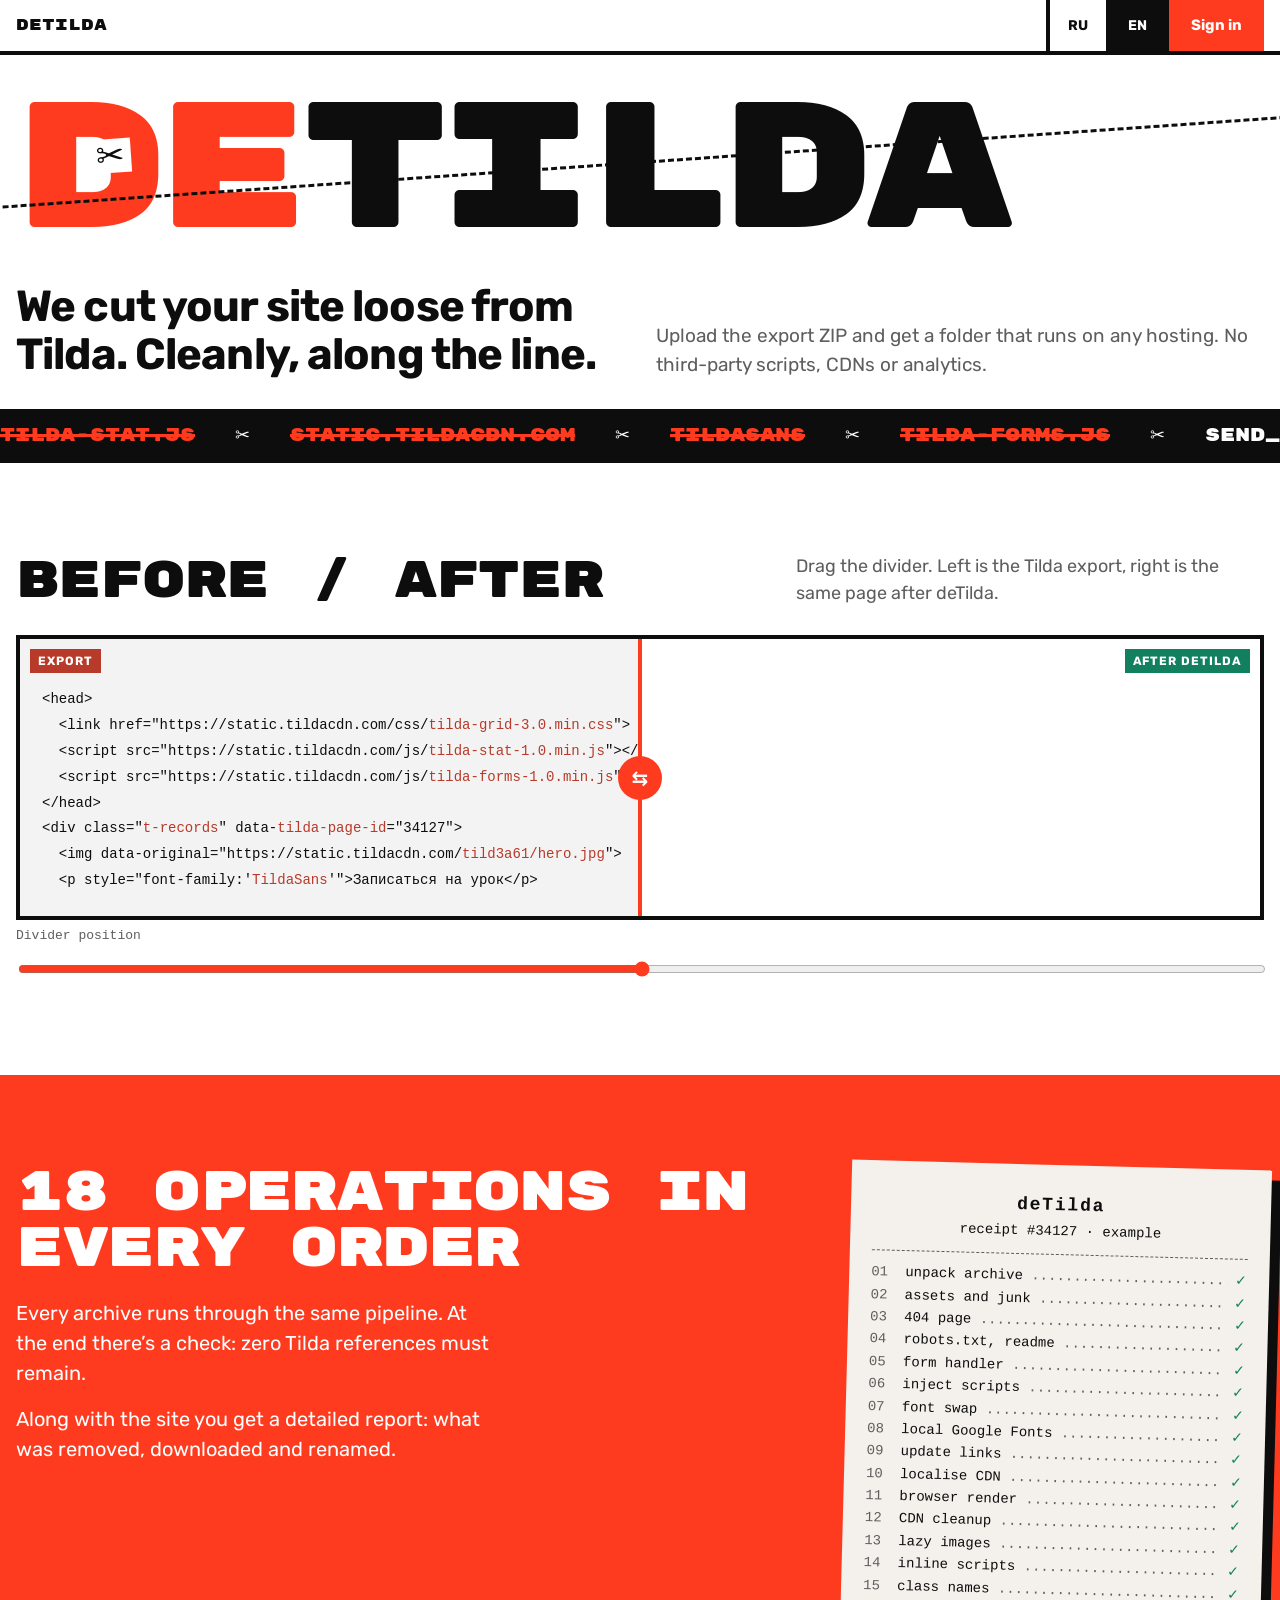
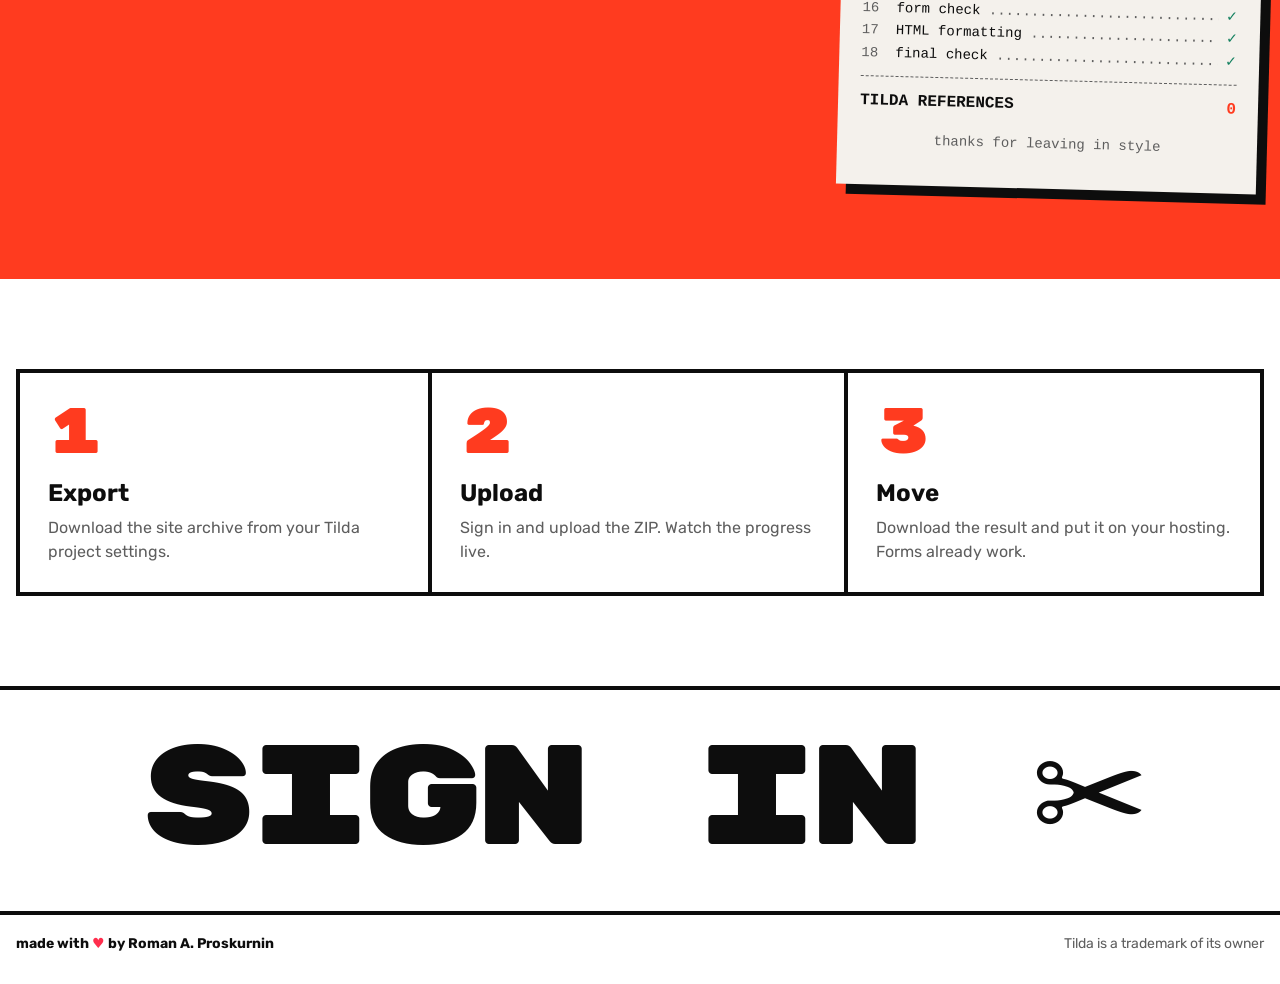
<file: web/static/landing.html>
<!doctype html>
<html lang="ru">
<head>
<meta charset="utf-8">
<meta name="viewport" content="width=device-width, initial-scale=1, viewport-fit=cover">
<title>deTilda</title>
<meta name="robots" content="noindex, nofollow">
<link rel="preconnect" href="https://fonts.googleapis.com">
<link rel="preconnect" href="https://fonts.gstatic.com" crossorigin>
<link rel="stylesheet" href="https://fonts.googleapis.com/css2?family=Rubik+Mono+One&family=Rubik:wght@400;500;700&family=PT+Mono&display=swap">
<style>
html, body { margin: 0; }
img { max-width: 100%; }
/* Layout: brutalist cutting poster — giant word sliced by a dashed cut line, a ticker, a before/after code slider, and the 18 steps printed as a shop receipt; black, white, cut-red */
:root {
  --bg: #FFFFFF;
  --ink: #0D0D0D;
  --soft: #5E5E5E;
  --red: #FF3B1F;
  --paper: #F4F1EC;
  --code: #F3F3F3;
  --dirty: #B83A2A;
  --clean: #12805F;
  --f-display: "Rubik Mono One", "Arial Black", sans-serif;
  --f-body: "Rubik", system-ui, -apple-system, "Segoe UI", sans-serif;
  --f-mono: "PT Mono", ui-monospace, Menlo, monospace;
}
@media (prefers-color-scheme: dark) {
  :root:not([data-theme="light"]) {
    --bg: #0D0D0D; --ink: #F5F5F5; --soft: #A3A3A3; --red: #FF5638; --paper: #1C1B19; --code: #181818; --dirty: #FF7B66; --clean: #3FD3A3; color-scheme: dark;
  }
}
:root[data-theme="dark"] {
  --bg: #0D0D0D; --ink: #F5F5F5; --soft: #A3A3A3; --red: #FF5638; --paper: #1C1B19; --code: #181818; --dirty: #FF7B66; --clean: #3FD3A3; color-scheme: dark;
}
* { box-sizing: border-box; }
body { background: var(--bg); color: var(--ink); font: 400 18px/1.5 var(--f-body); overflow-x: hidden; }
#page[data-lang="ru"] [lang="en"], #page[data-lang="en"] [lang="ru"] { display: none !important; }
.wrap { max-width: 1280px; margin: 0 auto; padding-left: max(16px, env(safe-area-inset-left, 0px)); padding-right: max(16px, env(safe-area-inset-right, 0px)); }
a { color: inherit; }
:focus-visible { outline: 4px solid var(--red); outline-offset: 2px; }

.top { border-bottom: 4px solid var(--ink); }
.top .wrap { display: flex; align-items: stretch; gap: 0; flex-wrap: wrap; }
.top .nm { font: 400 15px/1 var(--f-display); padding-block: 18px; margin-right: auto; display: flex; align-items: center; }
.top button { border: 0; border-left: 4px solid var(--ink); background: none; color: var(--ink); font: 700 14px/1 var(--f-body); padding: 0 18px; cursor: pointer; }
.top button[aria-pressed="true"] { background: var(--ink); color: var(--bg); }
.top a { border-left: 4px solid var(--ink); background: var(--red); color: #fff; text-decoration: none; font: 700 15px/1 var(--f-body); padding: 0 22px; display: flex; align-items: center; }

.poster { position: relative; padding-block: 40px 30px; overflow: hidden; }
.poster .word { font: 400 clamp(48px, 14vw, 210px)/.85 var(--f-display); letter-spacing: -.06em; margin: 0; position: relative; white-space: nowrap; }
.poster .word .de { color: var(--red); }
.poster .cut { position: absolute; left: -2vw; right: -2vw; top: 30%; border-top: 3px dashed var(--ink); transform: rotate(-4deg); pointer-events: none; }
.poster .sc { position: absolute; left: 7%; top: calc(30% - 22px); font-size: 34px; transform: rotate(-4deg); background: var(--bg); padding: 0 6px; line-height: 1; }
.poster .tag { display: grid; grid-template-columns: minmax(0, 1fr) minmax(0, 1fr); gap: 32px; margin-top: 36px; align-items: end; }
.poster .tag h1 { font: 700 clamp(26px, 3.4vw, 44px)/1.1 var(--f-body); margin: 0; letter-spacing: -.02em; text-wrap: balance; }
.poster .tag p { margin: 0; color: var(--soft); font-size: 19px; }

.ticker { background: var(--ink); color: var(--bg); overflow: hidden; white-space: nowrap; border-block: 4px solid var(--ink); }
.ticker .t { display: inline-block; padding-block: 14px; font: 400 18px/1 var(--f-display); animation: tk 32s linear infinite; }
.ticker .t span { margin-right: 40px; }
.ticker .t s { color: var(--red); text-decoration-thickness: 3px; }
@keyframes tk { from { transform: translateX(0); } to { transform: translateX(-50%); } }

.ba { padding-block: 90px; }
.ba-h { display: flex; justify-content: space-between; gap: 20px; flex-wrap: wrap; align-items: end; margin-bottom: 28px; }
.ba-h h2 { font: 400 clamp(26px, 4vw, 52px)/1 var(--f-display); margin: 0; letter-spacing: -.04em; }
.ba-h p { margin: 0; color: var(--soft); max-width: 26em; }
.cmp { position: relative; border: 4px solid var(--ink); background: var(--code); overflow: hidden; font: 400 14px/1.85 var(--f-mono); cursor: ew-resize; user-select: none; }
.cmp pre { margin: 0; padding: 48px 22px 22px; white-space: pre; overflow: hidden; font: inherit; }
.cmp .after { position: absolute; inset: 0; background: var(--bg); clip-path: inset(0 0 0 var(--x, 50%)); }
.cmp .lbl { position: absolute; top: 10px; font: 700 12px/1 var(--f-body); text-transform: uppercase; letter-spacing: .08em; padding: 6px 8px; z-index: 2; }
.cmp .lbl.l { left: 10px; background: var(--dirty); color: #fff; }
.cmp .lbl.r { right: 10px; background: var(--clean); color: #fff; }
.cmp .handle { position: absolute; top: 0; bottom: 0; left: var(--x, 50%); width: 4px; margin-left: -2px; background: var(--red); z-index: 2; pointer-events: none; }
.cmp .handle::after { content: "⇆"; position: absolute; top: 50%; left: 50%; transform: translate(-50%, -50%); width: 44px; height: 44px; border-radius: 50%; background: var(--red); color: #fff; display: grid; place-items: center; font: 700 20px/1 var(--f-body); }
.cmp .d { color: var(--dirty); }
.cmp .c { color: var(--clean); }
.cmp .m { color: var(--soft); }
.range { width: 100%; margin-top: 14px; accent-color: var(--red); }
.range-note { font: 400 13px/1.4 var(--f-mono); color: var(--soft); }

.receipt-sec { background: var(--red); padding-block: 90px; }
.receipt-sec .wrap { display: grid; grid-template-columns: minmax(0, 1fr) minmax(0, 420px); gap: 56px; align-items: start; }
.receipt-sec h2 { font: 400 clamp(28px, 4.4vw, 60px)/1 var(--f-display); color: #fff; margin: 0 0 20px; letter-spacing: -.04em; }
.receipt-sec .side p { color: #fff; font-size: 20px; margin: 0 0 16px; max-width: 24em; }
.receipt { background: var(--paper); color: var(--ink); font: 400 14px/1.6 var(--f-mono); padding: 26px 22px 34px; transform: rotate(1.5deg); box-shadow: 10px 10px 0 var(--ink); }
.receipt .hd { text-align: center; border-bottom: 1px dashed var(--soft); padding-bottom: 12px; margin-bottom: 10px; }
.receipt .hd b { font-size: 18px; letter-spacing: .1em; }
.receipt .row { display: flex; gap: 8px; }
.receipt .row span:first-child { flex: none; width: 26px; color: var(--soft); }
.receipt .row span:nth-child(2) { flex: 1; min-width: 0; overflow: hidden; white-space: nowrap; }
.receipt .row span:nth-child(2)::after { content: " ........................................"; color: var(--soft); }
.receipt .row span:last-child { flex: none; color: var(--clean); }
.receipt .tot { border-top: 1px dashed var(--soft); margin-top: 12px; padding-top: 12px; display: flex; justify-content: space-between; font-size: 16px; font-weight: 700; }
.receipt .tot b { color: var(--red); }
.receipt .thx { text-align: center; margin-top: 14px; color: var(--soft); }

.steps3 { padding-block: 90px; }
.steps3 .wrap { display: grid; grid-template-columns: repeat(3, minmax(0, 1fr)); }
.st { padding: 28px; border: 4px solid var(--ink); margin-left: -4px; }
.st:first-child { margin-left: 0; }
.st .n { font: 400 64px/1 var(--f-display); color: var(--red); letter-spacing: -.05em; }
.st h3 { font: 700 24px/1.2 var(--f-body); margin: 14px 0 8px; }
.st p { margin: 0; color: var(--soft); font-size: 16px; }

.go { border-top: 4px solid var(--ink); }
.go a { display: block; text-decoration: none; text-align: center; font: 400 clamp(40px, 11vw, 160px)/1 var(--f-display); letter-spacing: -.06em; padding-block: 40px; transition: background .15s, color .15s; }
.go a:hover { background: var(--ink); color: var(--bg); }
footer { border-top: 4px solid var(--ink); padding-block: 18px 30px; font: 700 14px/1.5 var(--f-body); }
footer .wrap { display: flex; justify-content: space-between; gap: 12px; flex-wrap: wrap; }
footer .tm { color: var(--soft); font-weight: 400; }
.heart { color: #FF2E4D; }

@media (max-width: 900px) {
  .poster .tag, .receipt-sec .wrap { grid-template-columns: minmax(0, 1fr); }
  .steps3 .wrap { grid-template-columns: minmax(0, 1fr); }
  .st { margin-left: 0; margin-top: -4px; }
  .st:first-child { margin-top: 0; }
  .cmp { font-size: 12px; }
  .receipt { transform: none; }
}
@media (prefers-reduced-motion: reduce) { .ticker .t { animation: none; } * { transition: none !important; } }
</style>
</head>
<body>

<div id="page" data-lang="ru">
  <header class="top">
    <div class="wrap">
      <span class="nm">deTilda</span>
      <button type="button" id="l-ru" data-set-lang="ru" aria-pressed="true">RU</button>
      <button type="button" id="l-en" data-set-lang="en" aria-pressed="false">EN</button>
      <a href="/app"><span lang="ru">Войти</span><span lang="en">Sign in</span></a>
    </div>
  </header>

  <main>
    <section class="poster">
      <div class="wrap">
        <p class="word" aria-hidden="true"><span class="de">de</span>Tilda</p>
        <div class="cut"></div><span class="sc" aria-hidden="true">✂</span>
        <div class="tag">
          <h1><span lang="ru">Отрезаем сайт от Tilda. Аккуратно, по линии.</span><span lang="en">We cut your site loose from Tilda. Cleanly, along the line.</span></h1>
          <p><span lang="ru">Загрузите ZIP-экспорт и получите папку, которая работает на любом хостинге. Без чужих скриптов, CDN и аналитики.</span><span lang="en">Upload the export ZIP and get a folder that runs on any hosting. No third-party scripts, CDNs or analytics.</span></p>
        </div>
      </div>
    </section>

    <div class="ticker" aria-hidden="true">
      <div class="t">
        <span><s>tilda-stat.js</s></span><span>✂</span><span><s>static.tildacdn.com</s></span><span>✂</span><span><s>TildaSans</s></span><span>✂</span><span><s>tilda-forms.js</s></span><span>✂</span><span>send_email.php</span><span>✂</span><span><s>t-records</s> → ai-records</span><span>✂</span>
        <span><s>tilda-stat.js</s></span><span>✂</span><span><s>static.tildacdn.com</s></span><span>✂</span><span><s>TildaSans</s></span><span>✂</span><span><s>tilda-forms.js</s></span><span>✂</span><span>send_email.php</span><span>✂</span><span><s>t-records</s> → ai-records</span><span>✂</span>
      </div>
    </div>

    <section class="ba">
      <div class="wrap">
        <div class="ba-h">
          <h2><span lang="ru">До / после</span><span lang="en">Before / after</span></h2>
          <p><span lang="ru">Потяните разделитель. Слева — экспорт с Tilda, справа — та же страница после deTilda.</span><span lang="en">Drag the divider. Left is the Tilda export, right is the same page after deTilda.</span></p>
        </div>
        <div class="cmp" id="cmp">
          <span class="lbl l"><span lang="ru">экспорт</span><span lang="en">export</span></span>
          <span class="lbl r"><span lang="ru">после deTilda</span><span lang="en">after deTilda</span></span>
<pre class="before">&lt;head&gt;
  &lt;link href="https://static.tildacdn.com/css/<span class="d">tilda-grid-3.0.min.css</span>"&gt;
  &lt;script src="https://static.tildacdn.com/js/<span class="d">tilda-stat-1.0.min.js</span>"&gt;&lt;/script&gt;
  &lt;script src="https://static.tildacdn.com/js/<span class="d">tilda-forms-1.0.min.js</span>"&gt;&lt;/script&gt;
&lt;/head&gt;
&lt;div class="<span class="d">t-records</span>" data-<span class="d">tilda-page-id</span>="34127"&gt;
  &lt;img data-original="https://static.tildacdn.com/<span class="d">tild3a61/hero.jpg</span>"&gt;
  &lt;p style="font-family:'<span class="d">TildaSans</span>'"&gt;Записаться на урок&lt;/p&gt;</pre>
<pre class="after" aria-hidden="true">&lt;head&gt;
  &lt;link href="<span class="c">css/grid.min.css</span>"&gt;
  <span class="m">&lt;!-- stat script removed --&gt;</span>
  &lt;script src="<span class="c">js/form-handler.js</span>"&gt;&lt;/script&gt;
&lt;/head&gt;
&lt;div class="<span class="c">ai-records</span>" data-<span class="c">ai-page-id</span>="34127"&gt;
  &lt;img src="<span class="c">images/hero.jpg</span>"&gt;
  &lt;p style="font-family:'<span class="c">Manrope</span>'"&gt;Записаться на урок&lt;/p&gt;</pre>
          <span class="handle"></span>
        </div>
        <label class="range-note" for="split"><span lang="ru">Положение разделителя</span><span lang="en">Divider position</span></label>
        <input class="range" id="split" type="range" min="0" max="100" value="50">
      </div>
    </section>

    <section class="receipt-sec">
      <div class="wrap">
        <div class="side">
          <h2><span lang="ru">18 операций в каждом заказе</span><span lang="en">18 operations in every order</span></h2>
          <p><span lang="ru">Каждый архив проходит один и тот же конвейер. В конце — проверка: ссылок на Tilda должно остаться ноль.</span><span lang="en">Every archive runs through the same pipeline. At the end there’s a check: zero Tilda references must remain.</span></p>
          <p><span lang="ru">Вместе с сайтом вы получаете подробный отчёт: что удалено, что скачано, что переименовано.</span><span lang="en">Along with the site you get a detailed report: what was removed, downloaded and renamed.</span></p>
        </div>
        <div class="receipt" aria-label="Processing steps">
          <div class="hd"><b>deTilda</b><br><span lang="ru">чек № 34127 · пример</span><span lang="en">receipt #34127 · example</span></div>
          <div id="rows"></div>
          <div class="tot"><span><span lang="ru">ССЫЛОК НА TILDA</span><span lang="en">TILDA REFERENCES</span></span><b>0</b></div>
          <div class="thx"><span lang="ru">спасибо, что уходите красиво</span><span lang="en">thanks for leaving in style</span></div>
        </div>
      </div>
    </section>

    <section class="steps3">
      <div class="wrap">
        <div class="st"><div class="n">1</div><h3><span lang="ru">Экспорт</span><span lang="en">Export</span></h3><p><span lang="ru">Скачайте архив сайта в настройках проекта Tilda.</span><span lang="en">Download the site archive from your Tilda project settings.</span></p></div>
        <div class="st"><div class="n">2</div><h3><span lang="ru">Загрузка</span><span lang="en">Upload</span></h3><p><span lang="ru">Войдите и отправьте ZIP. Прогресс виден на экране.</span><span lang="en">Sign in and upload the ZIP. Watch the progress live.</span></p></div>
        <div class="st"><div class="n">3</div><h3><span lang="ru">Переезд</span><span lang="en">Move</span></h3><p><span lang="ru">Скачайте результат и положите на свой хостинг. Формы уже работают.</span><span lang="en">Download the result and put it on your hosting. Forms already work.</span></p></div>
      </div>
    </section>

    <section class="go">
      <a href="/app"><span lang="ru">ВОЙТИ ✂</span><span lang="en">SIGN IN ✂</span></a>
    </section>
  </main>

  <footer>
    <div class="wrap">
      <span>made with <span class="heart">♥</span> by Roman A. Proskurnin</span>
      <span class="tm"><span lang="ru">Tilda — товарный знак её владельца</span><span lang="en">Tilda is a trademark of its owner</span></span>
    </div>
  </footer>
</div>

<script>
(function () {
  var page = document.getElementById('page');
  var steps = {
    ru: ['распаковка архива', 'ресурсы и мусор', 'страница 404', 'robots.txt, readme', 'обработчик форм', 'внедрение скриптов', 'замена шрифтов', 'шрифты Google локально', 'обновление ссылок', 'локализация CDN', 'рендер в браузере', 'чистка CDN', 'ленивые картинки', 'встроенные скрипты', 'имена классов', 'проверка форм', 'форматирование HTML', 'финальная проверка'],
    en: ['unpack archive', 'assets and junk', '404 page', 'robots.txt, readme', 'form handler', 'inject scripts', 'font swap', 'local Google Fonts', 'update links', 'localise CDN', 'browser render', 'CDN cleanup', 'lazy images', 'inline scripts', 'class names', 'form check', 'HTML formatting', 'final check']
  };
  function rows(l) {
    document.getElementById('rows').innerHTML = steps[l].map(function (s, i) {
      return '<div class="row"><span>' + (i < 9 ? '0' : '') + (i + 1) + '</span><span>' + s + '</span><span>✓</span></div>';
    }).join('');
  }
  function setLang(l) {
    page.setAttribute('data-lang', l);
    document.documentElement.lang = l;
    document.querySelectorAll('[data-set-lang]').forEach(function (b) { b.setAttribute('aria-pressed', String(b.getAttribute('data-set-lang') === l)); });
    rows(l);
  }
  var cmp = document.getElementById('cmp');
  var split = document.getElementById('split');
  function setX(v) { cmp.style.setProperty('--x', v + '%'); }
  split.addEventListener('input', function () { setX(split.value); });
  var drag = false;
  function fromPointer(e) {
    var r = cmp.getBoundingClientRect();
    var v = Math.max(0, Math.min(100, (e.clientX - r.left) / r.width * 100));
    split.value = Math.round(v); setX(v);
  }
  cmp.addEventListener('pointerdown', function (e) { drag = true; try { cmp.setPointerCapture(e.pointerId); } catch (err) {} fromPointer(e); });
  cmp.addEventListener('pointermove', function (e) { if (drag) fromPointer(e); });
  cmp.addEventListener('pointerup', function () { drag = false; });
  cmp.addEventListener('pointercancel', function () { drag = false; });
  cmp.style.touchAction = 'pan-y';
  var l = 'ru';
  try { var ls = (navigator.languages && navigator.languages.length ? navigator.languages : [navigator.language || '']).map(function (x) { return String(x).toLowerCase(); }); if (!ls.some(function (x) { return x.indexOf('ru') === 0; }) && ls.some(function (x) { return x.indexOf('en') === 0; })) l = 'en'; } catch (e) {}
  try { l = localStorage.getItem('lang-v3') || l; } catch (e) {}
  if (location.hash === '#en' || location.hash === '#ru') l = location.hash.slice(1);
  setLang(l === 'en' ? 'en' : 'ru');
  document.querySelectorAll('[data-set-lang]').forEach(function (b) { b.addEventListener('click', function () { var v = b.getAttribute('data-set-lang'); try { localStorage.setItem('lang-v3', v); } catch (e) {} setLang(v); }); });
})();
</script>
</body>
</html>
</file>
